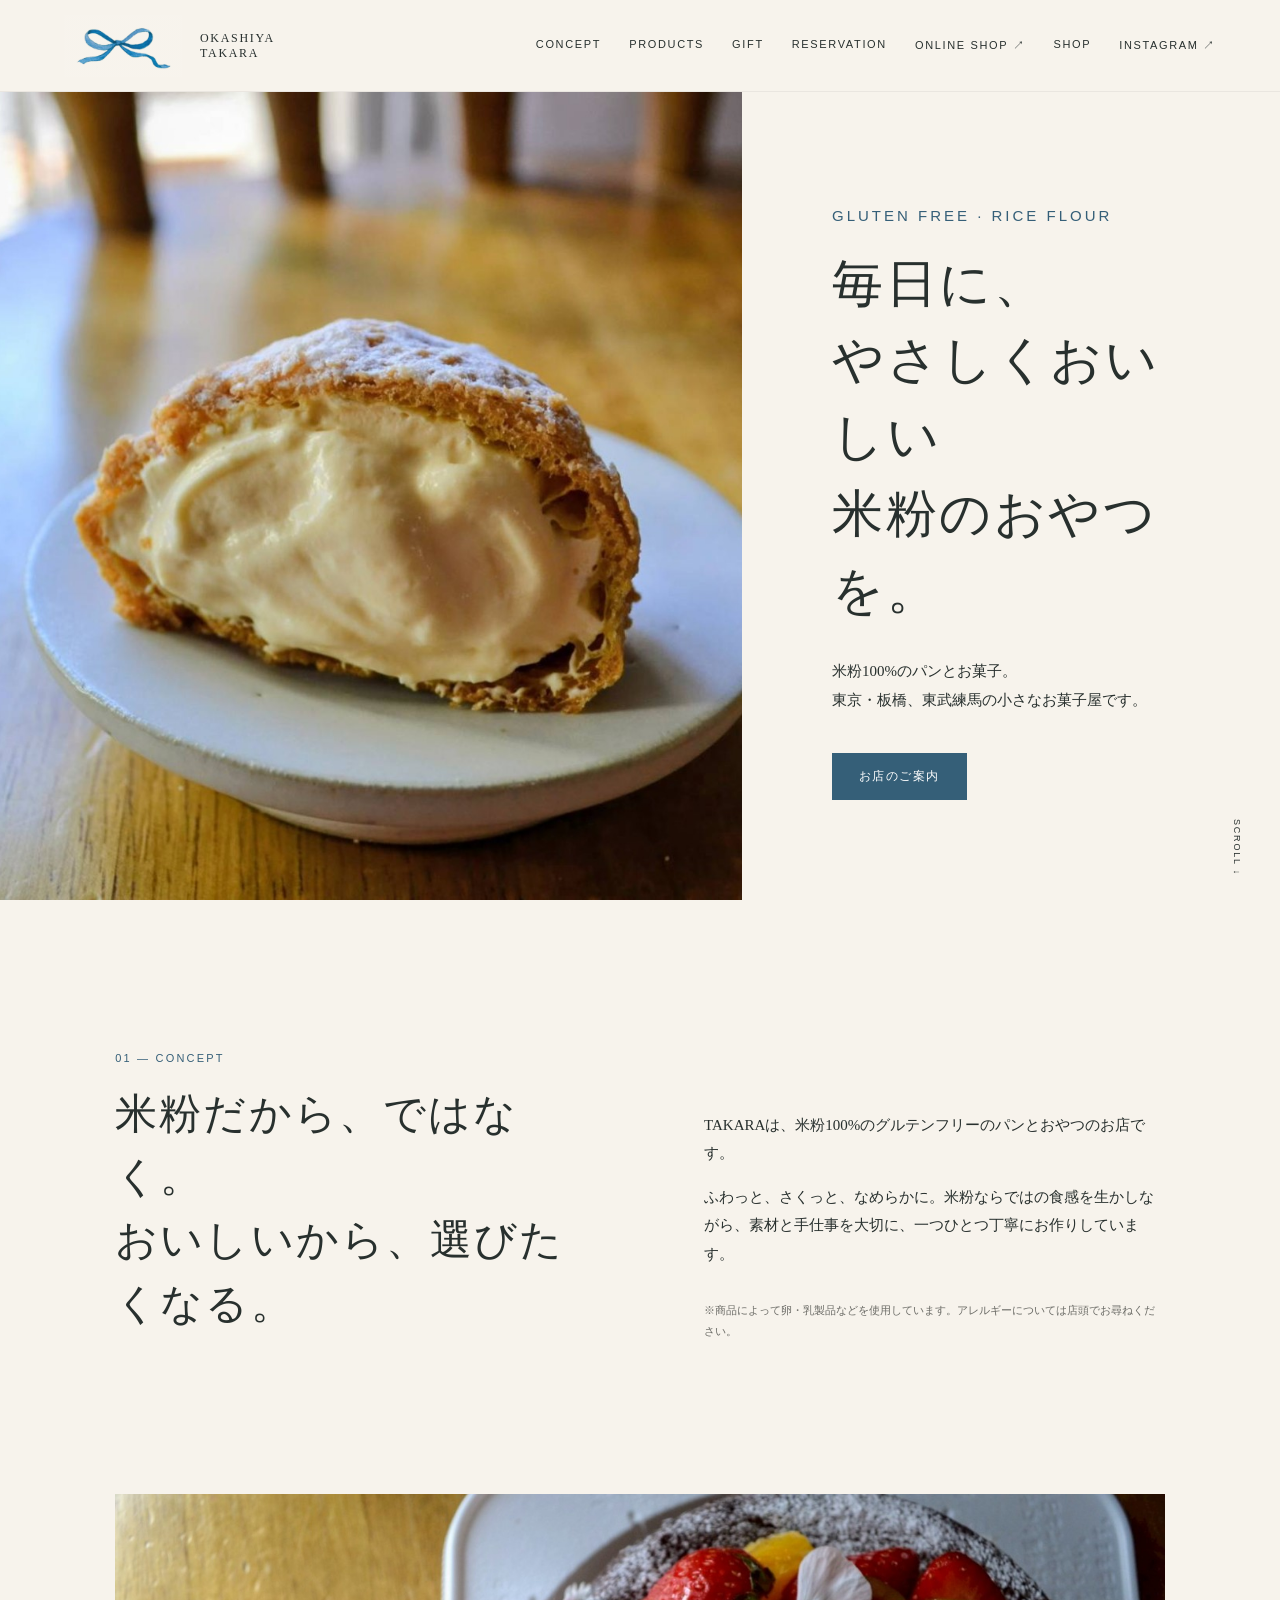
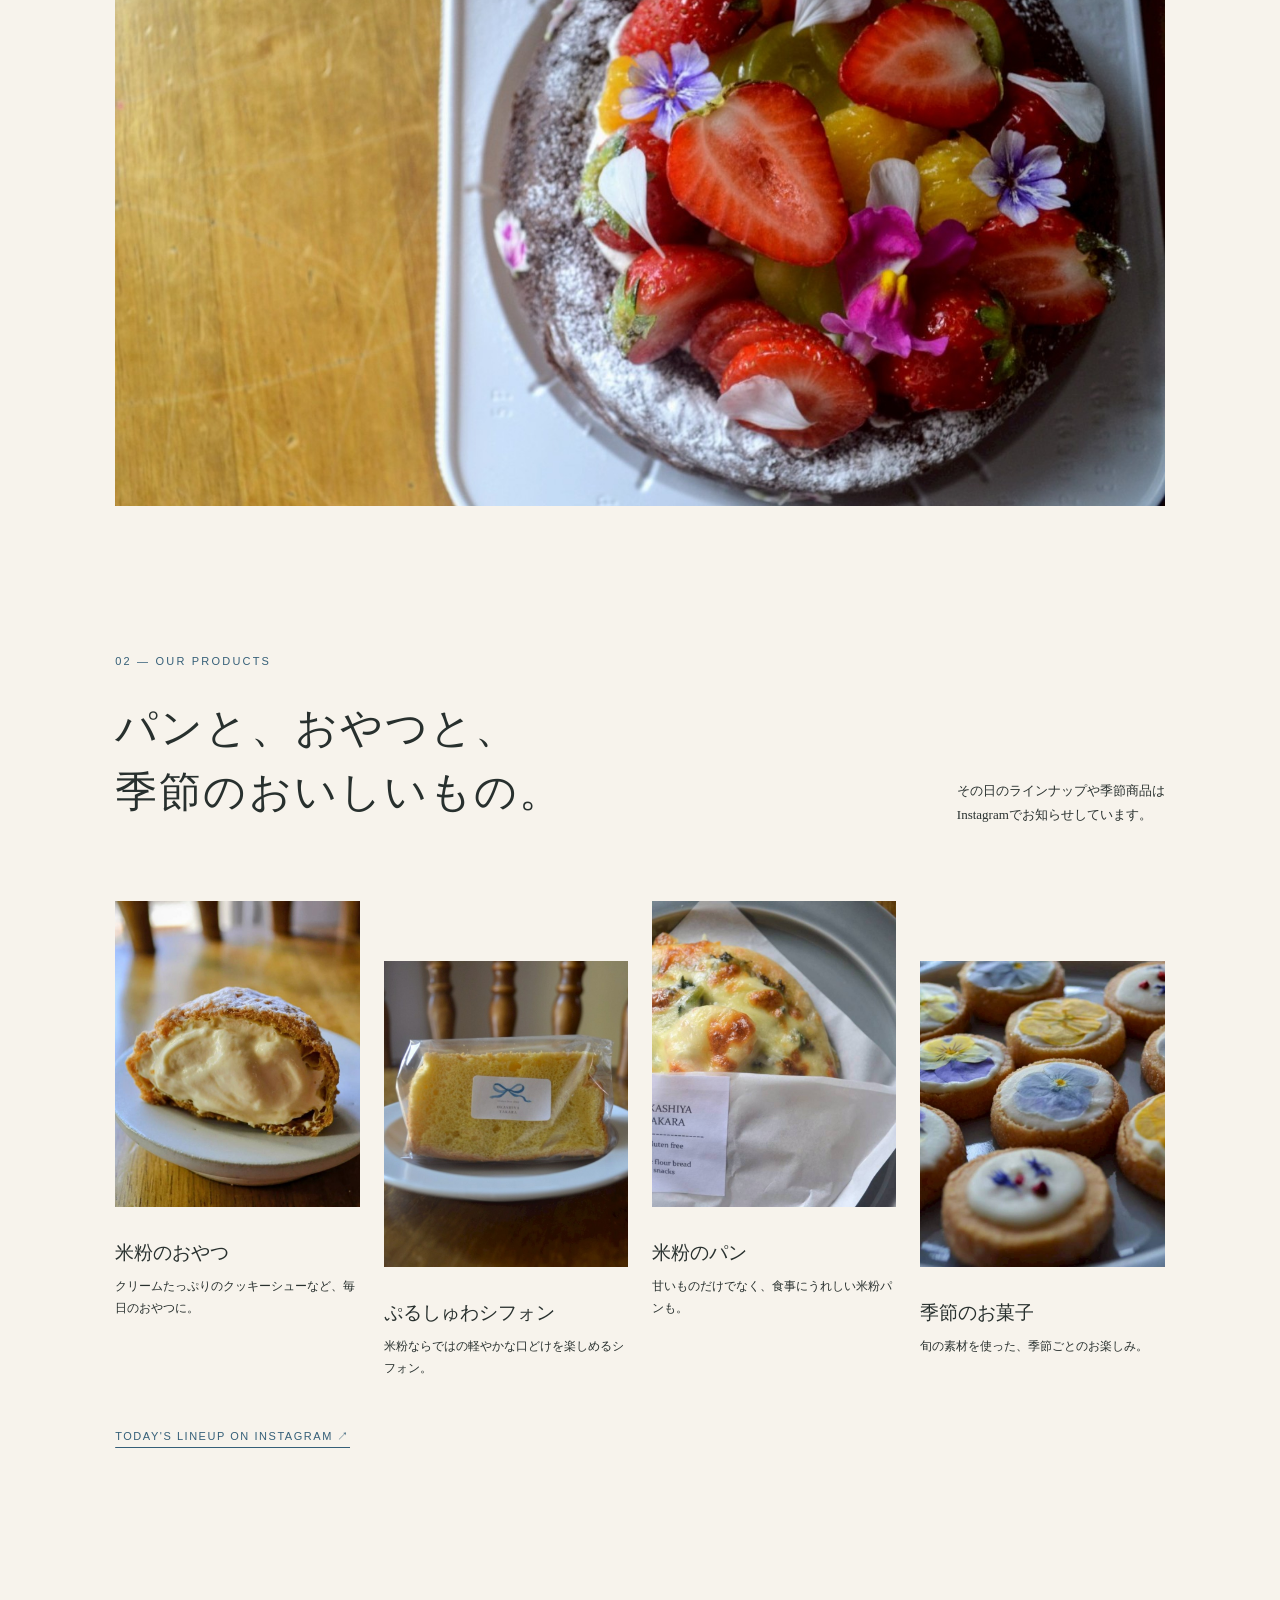
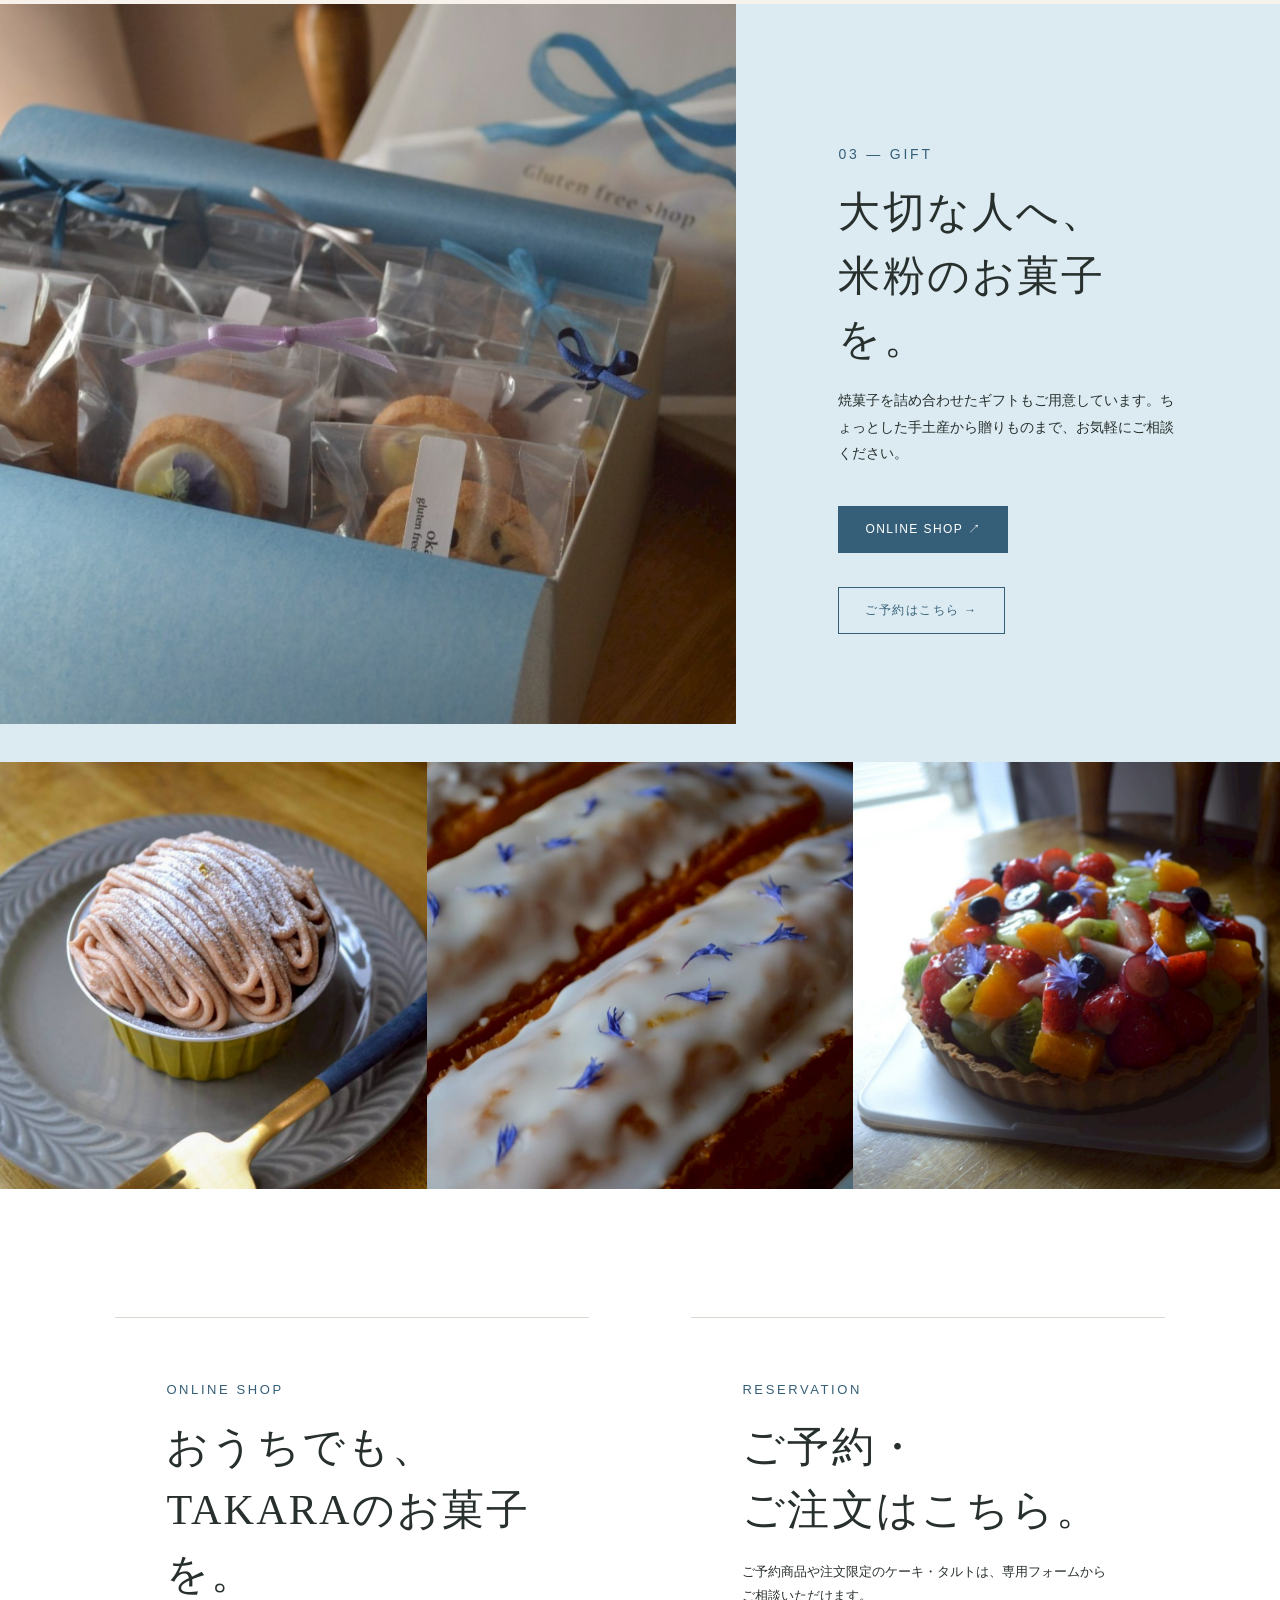
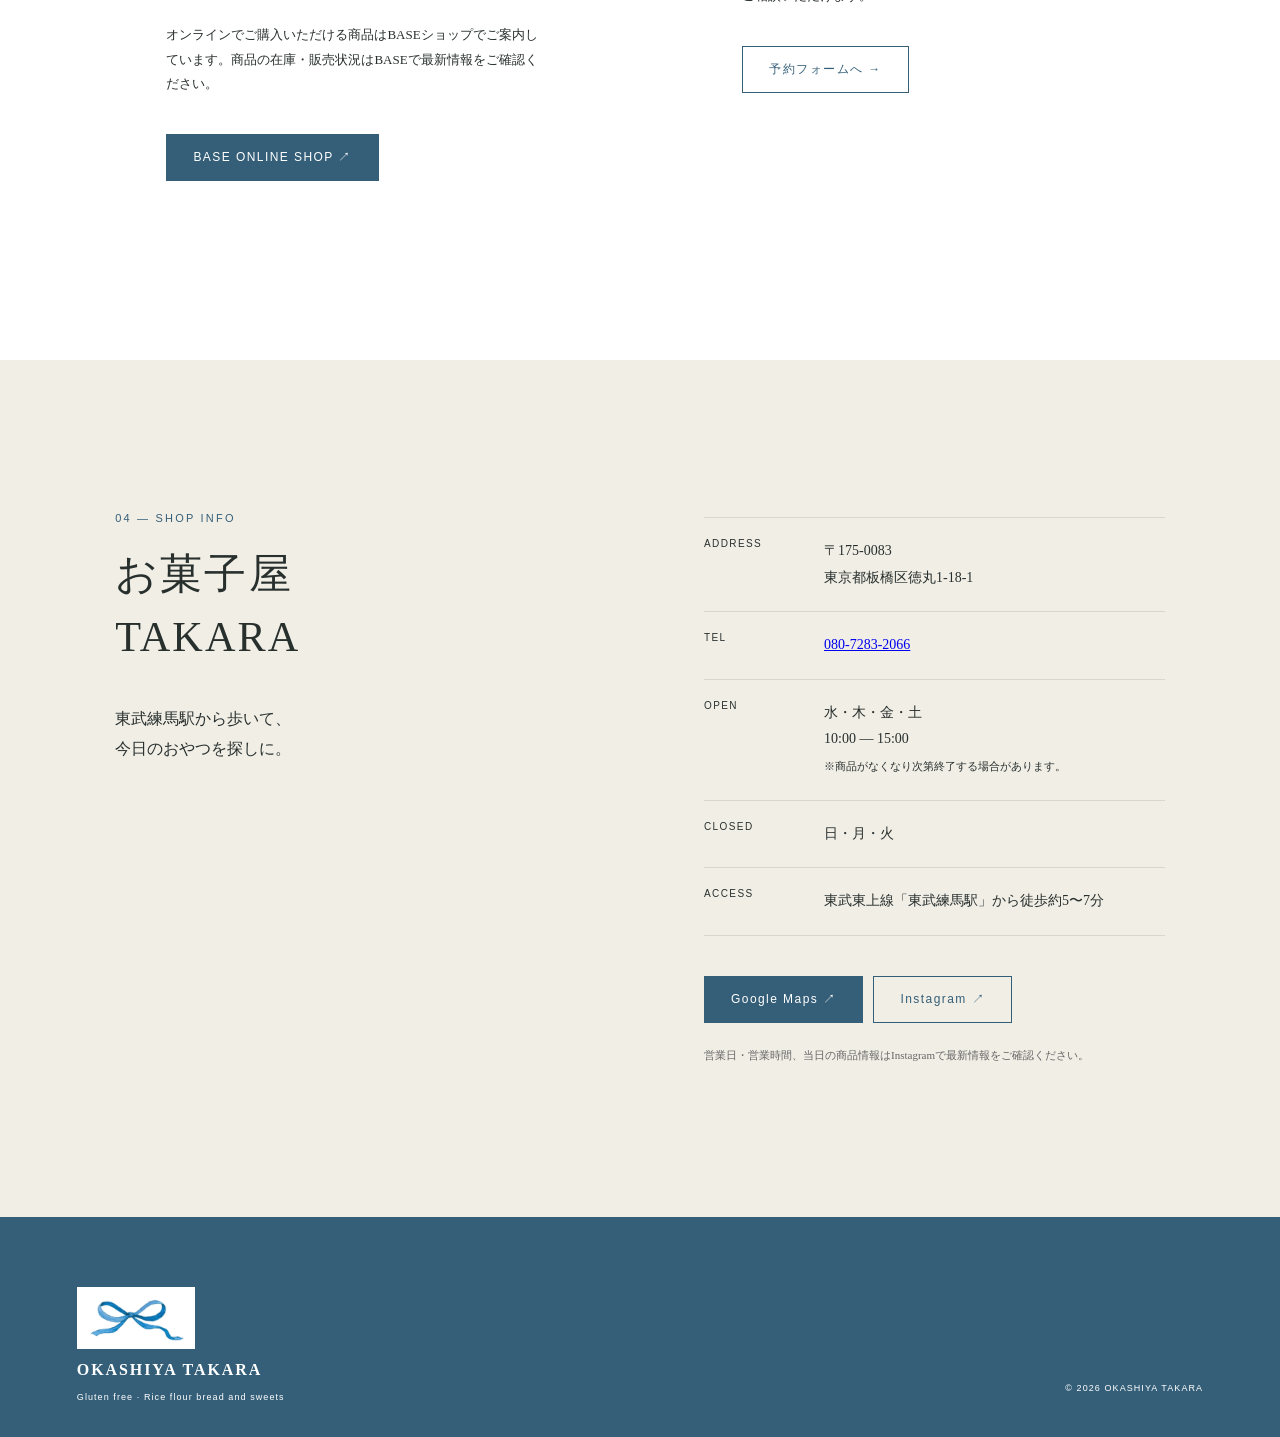
<file: index.html>
<!doctype html><html lang='ja'><head><meta charset='utf-8'><meta name='viewport' content='width=device-width,initial-scale=1'><meta name='description' content='東京都板橋区徳丸・東武練馬のお菓子屋TAKARA。米粉100%のグルテンフリーのパン、シフォン、焼き菓子、季節のお菓子、ギフトをご用意しています。'><title>お菓子屋TAKARA｜板橋区・東武練馬の米粉100%グルテンフリー専門店</title><meta name='robots' content='index,follow'><link rel='canonical' href='https://okashiya-takara.jp/'><link rel='icon' type='image/jpeg' href='https://okashiya-takara.jp/takara-ribbon.jpg'><meta name='theme-color' content='#f4f0e8'><meta property='og:type' content='website'><meta property='og:locale' content='ja_JP'><meta property='og:site_name' content='お菓子屋TAKARA'><meta property='og:title' content='お菓子屋TAKARA｜板橋区・東武練馬の米粉100%グルテンフリー専門店'><meta property='og:description' content='東京都板橋区徳丸・東武練馬のお菓子屋TAKARA。米粉100%のグルテンフリーのパン、シフォン、焼き菓子、季節のお菓子、ギフトをご用意しています。'><meta property='og:url' content='https://okashiya-takara.jp/'><meta property='og:image' content='https://okashiya-takara.jp/assets/1000015853.jpg'><meta name='twitter:card' content='summary_large_image'><link rel='stylesheet' href='style.css'><script type='application/ld+json'>{"@context":"https://schema.org","@graph":[{"@type":"WebSite","@id":"https://okashiya-takara.jp/#website","url":"https://okashiya-takara.jp/","name":"お菓子屋TAKARA","inLanguage":"ja"},{"@type":"Bakery","@id":"https://okashiya-takara.jp/#business","name":"お菓子屋TAKARA","description":"東京都板橋区徳丸の、米粉100%のグルテンフリーのパンとおやつのお店","url":"https://okashiya-takara.jp/","image":"https://okashiya-takara.jp/assets/1000015853.jpg","logo":"https://okashiya-takara.jp/takara-ribbon.jpg","telephone":"+81-80-7283-2066","address":{"@type":"PostalAddress","postalCode":"175-0083","addressRegion":"東京都","addressLocality":"板橋区","streetAddress":"徳丸1-18-1","addressCountry":"JP"},"openingHoursSpecification":[{"@type":"OpeningHoursSpecification","dayOfWeek":["Wednesday","Thursday","Friday","Saturday"],"opens":"10:00","closes":"15:00"}],"menu":"https://okashiya-takara.jp/menu.html","hasMap":"https://www.google.com/maps/place/%E3%81%8A%E8%8F%93%E5%AD%90%E5%B1%8BTAKARA/@35.7700293,139.6663004,17z","sameAs":["https://www.instagram.com/okashiya_takara/"]}]}</script><!-- Google tag (gtag.js) -->
<script async src="https://www.googletagmanager.com/gtag/js?id=G-F5Y694Q9GD"></script>
<script>
  window.dataLayer = window.dataLayer || [];
  function gtag(){dataLayer.push(arguments);}
  gtag('js', new Date());
  gtag('config', 'G-F5Y694Q9GD');
</script>
</head><body>
<header><a class='brand' href='#top'><span class='bow'>∞</span><span>OKASHIYA<br>TAKARA</span></a><button class='menu' aria-label='メニュー'>MENU</button><nav><a href='#concept'>CONCEPT</a><a href='menu.html'>PRODUCTS</a><a href='gift.html'>GIFT</a><a href='reservation.html'>RESERVATION</a><a href='https://okashiyatkr.base.shop/' target='_blank' rel='noopener noreferrer'>ONLINE SHOP ↗</a><a href='shop.html'>SHOP</a><a href='https://www.instagram.com/okashiya_takara/' target='_blank' rel='noopener noreferrer'>INSTAGRAM ↗</a></nav></header>
<main id='top'>
<section class='hero'><img src='assets/1000015853.jpg' alt='米粉のクッキーシュー'><div class='hero-copy'><p class='eyebrow'>GLUTEN FREE · RICE FLOUR</p><h1>毎日に、<br>やさしくおいしい<br>米粉のおやつを。</h1><p>米粉100%のパンとお菓子。<br>東京・板橋、東武練馬の小さなお菓子屋です。</p><a class='button' href='#shop'>お店のご案内</a></div><div class='scroll'>SCROLL ↓</div></section>
<section id='concept' class='concept'><div><p class='section-no'>01 — CONCEPT</p><h2>米粉だから、ではなく。<br>おいしいから、選びたくなる。</h2></div><div class='copy'><p>TAKARAは、米粉100%のグルテンフリーのパンとおやつのお店です。</p><p>ふわっと、さくっと、なめらかに。米粉ならではの食感を生かしながら、素材と手仕事を大切に、一つひとつ丁寧にお作りしています。</p><p class='note'>※商品によって卵・乳製品などを使用しています。アレルギーについては店頭でお尋ねください。</p></div></section>
<section class='feature'><img src='assets/1000015848.jpg' alt='季節の米粉のお菓子'></section>
<section id='products' class='products'><p class='section-no'>02 — OUR PRODUCTS</p><div class='heading-row'><h2>パンと、おやつと、<br>季節のおいしいもの。</h2><p>その日のラインナップや季節商品は<br>Instagramでお知らせしています。</p></div><div class='grid'>
<article><img src='assets/1000015853.jpg' alt='クッキーシュー'><h3>米粉のおやつ</h3><p>クリームたっぷりのクッキーシューなど、毎日のおやつに。</p></article>
<article><img src='assets/1000015849.jpg' alt='米粉シフォン'><h3>ぷるしゅわシフォン</h3><p>米粉ならではの軽やかな口どけを楽しめるシフォン。</p></article>
<article><img src='assets/1000015846.jpg' alt='米粉の惣菜パン'><h3>米粉のパン</h3><p>甘いものだけでなく、食事にうれしい米粉パンも。</p></article>
<article><img src='assets/1000015845.jpg' alt='モンブラン'><h3>季節のお菓子</h3><p>旬の素材を使った、季節ごとのお楽しみ。</p></article>
</div><a class='text-link' href='https://www.instagram.com/okashiya_takara/' target='_blank' rel='noopener noreferrer'>TODAY'S LINEUP ON INSTAGRAM ↗</a></section>
<section id='gift' class='gift'><div class='gift-img'><img src='assets/1000015852.jpg' alt='TAKARAの焼菓子ギフト'></div><div class='gift-copy'><p class='section-no'>03 — GIFT</p><h2>大切な人へ、<br>米粉のお菓子を。</h2><p>焼菓子を詰め合わせたギフトもご用意しています。ちょっとした手土産から贈りものまで、お気軽にご相談ください。</p><div class='actions'><a class='button' href='https://okashiyatkr.base.shop/' target='_blank' rel='noopener noreferrer'>ONLINE SHOP ↗</a><a class='button outline' href='reservation.html'>ご予約はこちら →</a></div></div></section>
<section class='gallery'><img src='assets/1000015847.jpg' alt='花をあしらった焼菓子'><img src='assets/1000015850.jpg' alt='フルーツケーキ'><img src='assets/1000015851.jpg' alt='フルーツタルト'></section>
<section class='online-reserve'><div><p class='section-no'>ONLINE SHOP</p><h2>おうちでも、<br>TAKARAのお菓子を。</h2><p>オンラインでご購入いただける商品はBASEショップでご案内しています。商品の在庫・販売状況はBASEで最新情報をご確認ください。</p><a class='button' href='https://okashiyatkr.base.shop/' target='_blank' rel='noopener noreferrer'>BASE ONLINE SHOP ↗</a></div><div><p class='section-no'>RESERVATION</p><h2>ご予約・<br>ご注文はこちら。</h2><p>ご予約商品や注文限定のケーキ・タルトは、専用フォームからご相談いただけます。</p><a class='button outline' href='reservation.html'>予約フォームへ →</a></div></section><section id='shop' class='shop'><div><p class='section-no'>04 — SHOP INFO</p><h2>お菓子屋<br>TAKARA</h2><p class='lead'>東武練馬駅から歩いて、<br>今日のおやつを探しに。</p></div><div class='info'><dl><dt>ADDRESS</dt><dd>〒175-0083<br>東京都板橋区徳丸1-18-1</dd><dt>TEL</dt><dd><a href="tel:08072832066">080-7283-2066</a></dd><dt>OPEN</dt><dd>水・木・金・土<br>10:00 — 15:00<br><small>※商品がなくなり次第終了する場合があります。</small></dd><dt>CLOSED</dt><dd>日・月・火</dd><dt>ACCESS</dt><dd>東武東上線「東武練馬駅」から徒歩約5〜7分</dd></dl><div class='actions'><a class='button' href='https://www.google.com/maps/place/%E3%81%8A%E8%8F%93%E5%AD%90%E5%B1%8BTAKARA/@35.7700293,139.6663004,17z' target='_blank' rel='noopener noreferrer'>Google Maps ↗</a><a class='button outline' href='https://www.instagram.com/okashiya_takara/' target='_blank' rel='noopener noreferrer'>Instagram ↗</a></div><p class='update'>営業日・営業時間、当日の商品情報はInstagramで最新情報をご確認ください。</p></div></section>
</main><footer><div class='footer-brand'><span class='bow'>∞</span><strong>OKASHIYA TAKARA</strong><span>Gluten free · Rice flour bread and sweets</span></div><p>© 2026 OKASHIYA TAKARA</p></footer><script src='script.js'></script><!-- TAKARA outbound action tracking -->
<script>
  document.addEventListener('click', function (event) {
    var link = event.target.closest('a[href]');
    if (!link || typeof gtag !== 'function') return;
    var href = link.getAttribute('href') || '';
    var action = null;
    if (/^tel:/i.test(href)) action = 'takara_phone_click';
    else if (/^https:\/\/okashiyatkr\.base\.shop(?:\/|$)/i.test(href)) action = 'takara_base_click';
    else if (/^https:\/\/docs\.google\.com\/forms\//i.test(href)) action = 'takara_reservation_form_click';
    if (action) gtag('event', action, { link_url: link.href, page_location: location.href });
  });
</script>
</body></html>
</file>
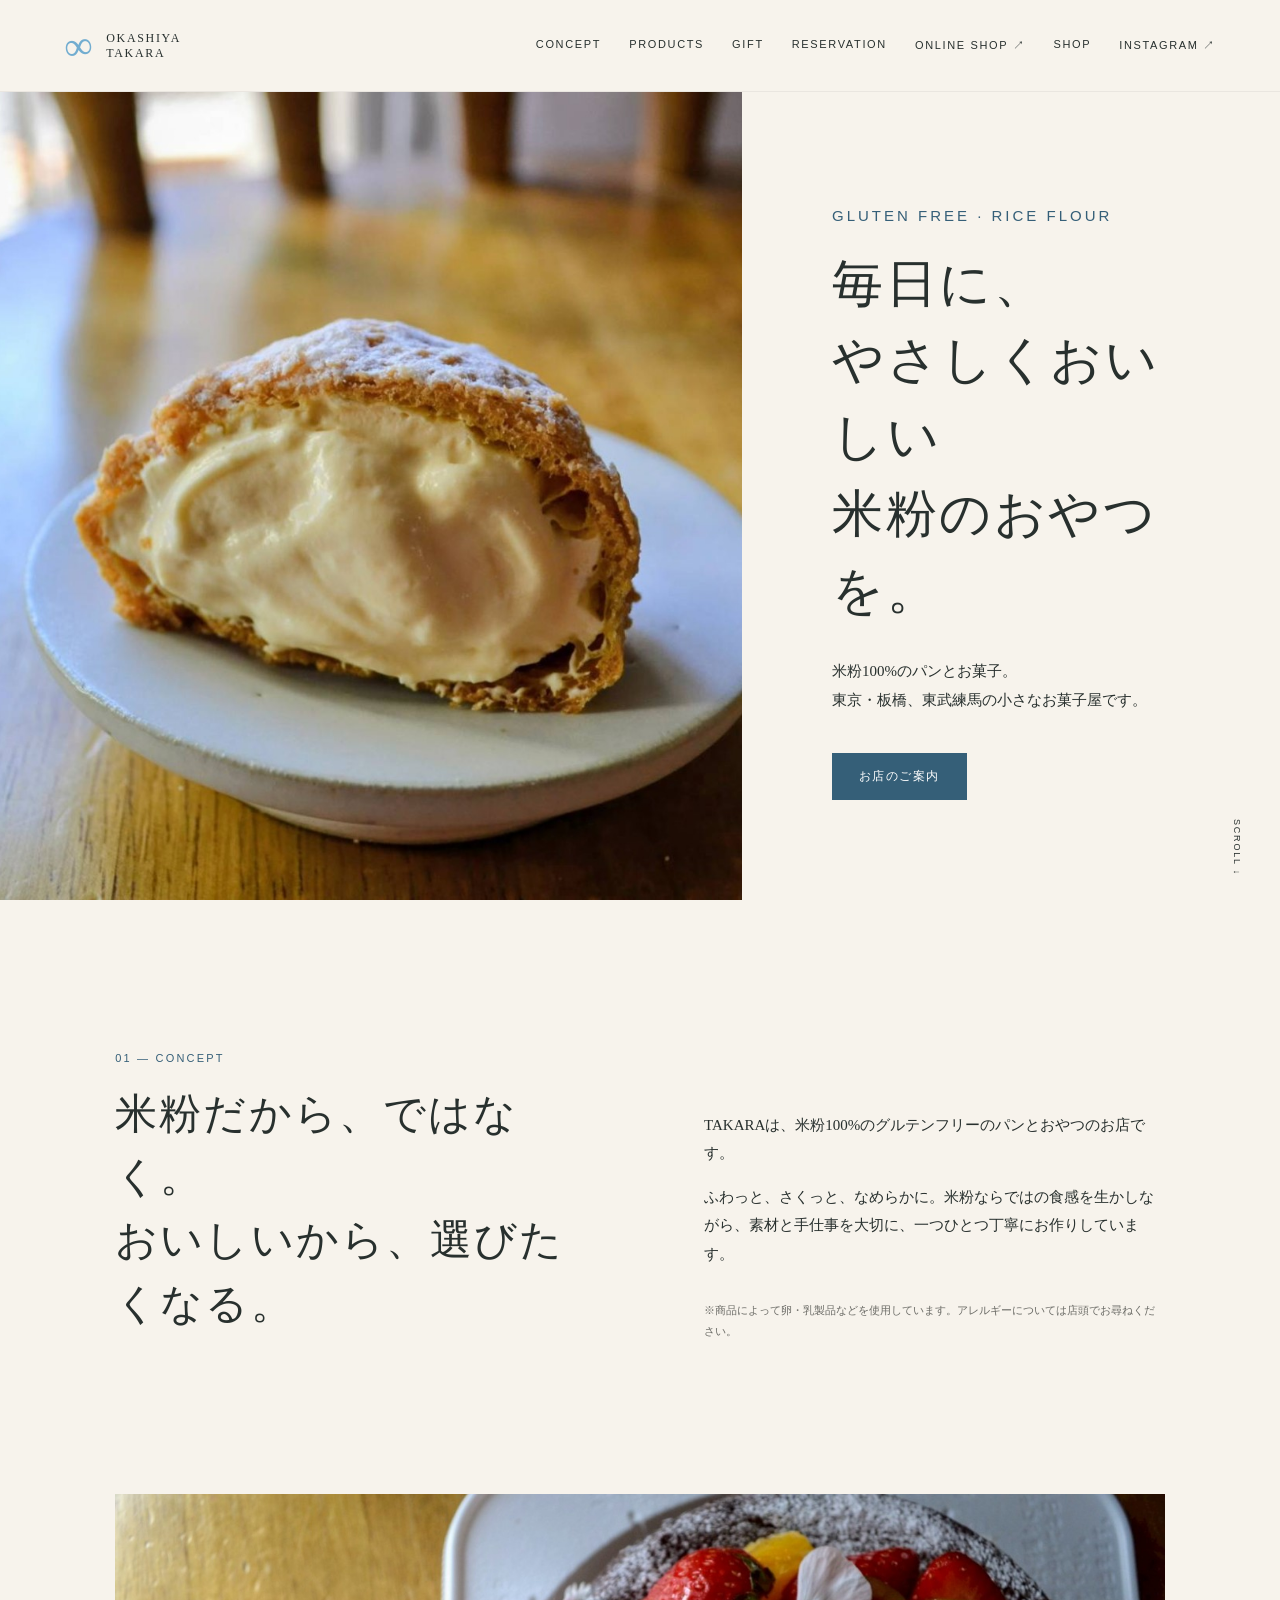
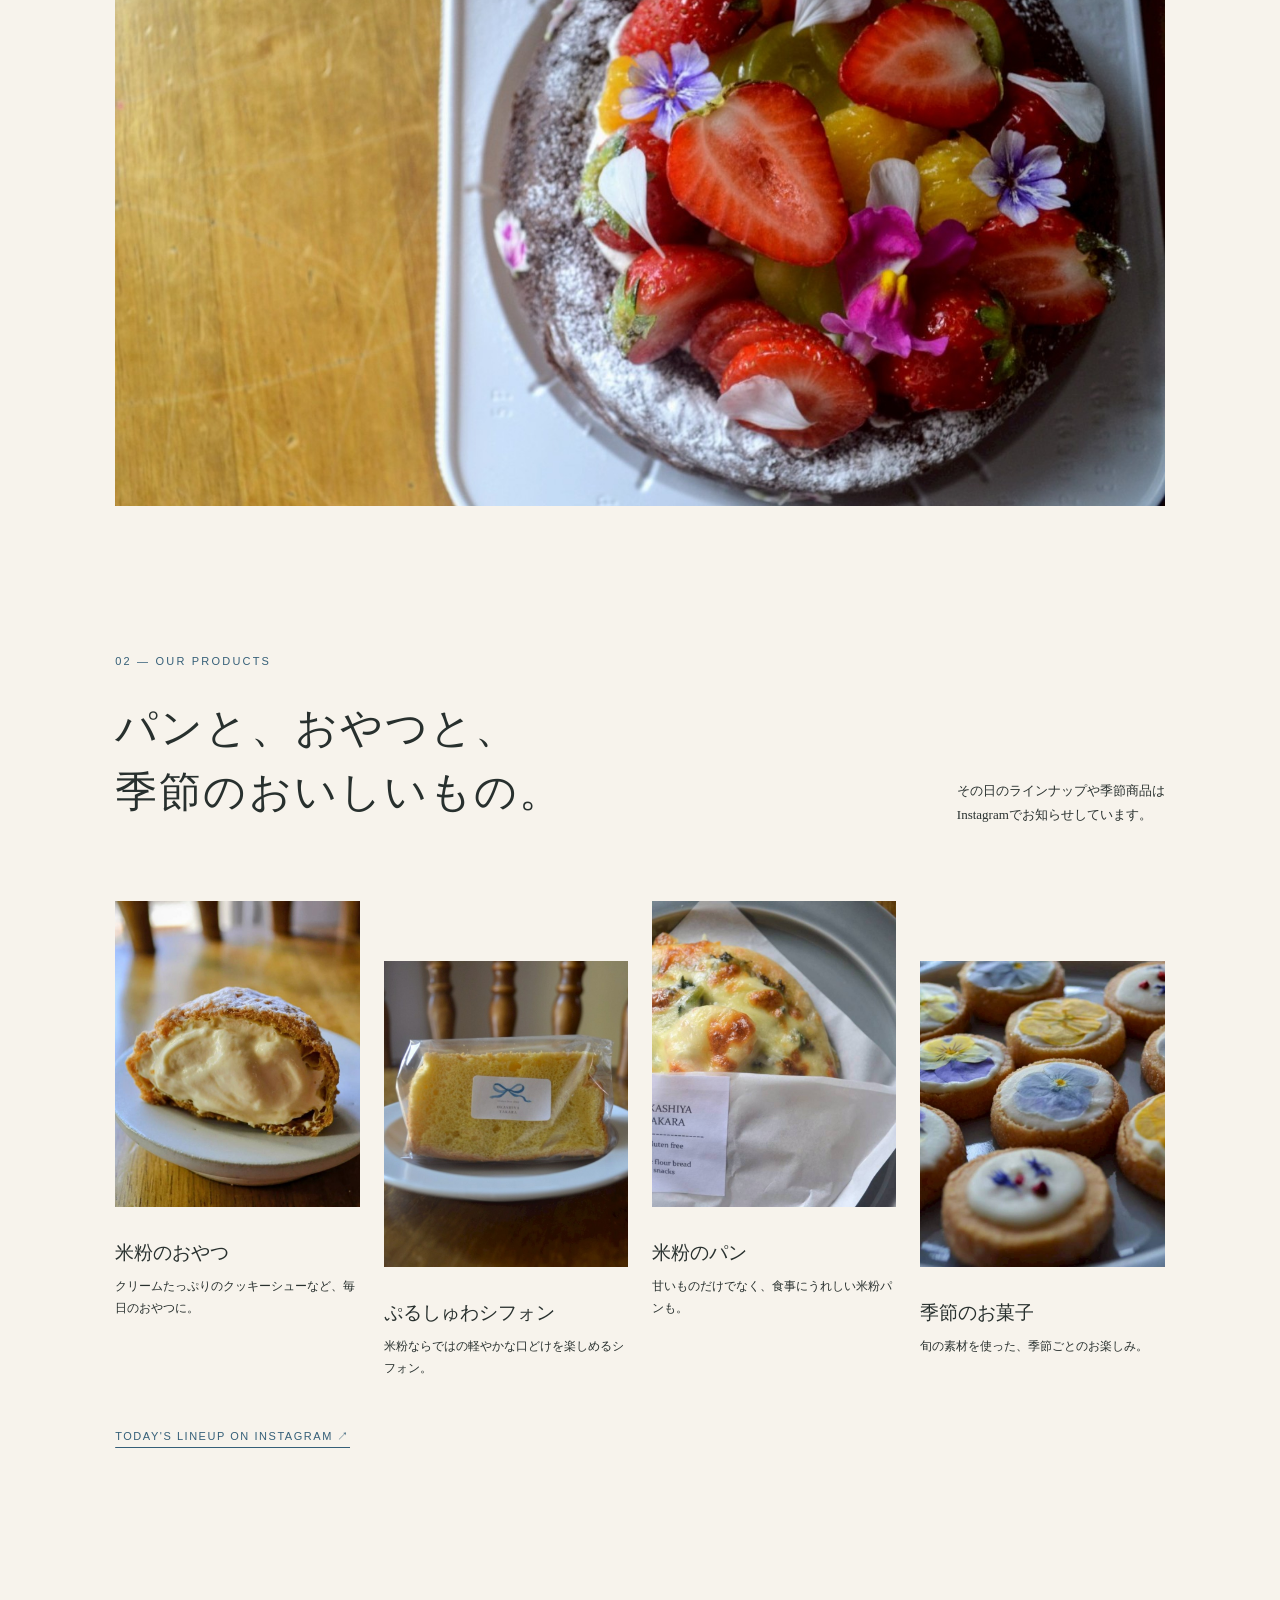
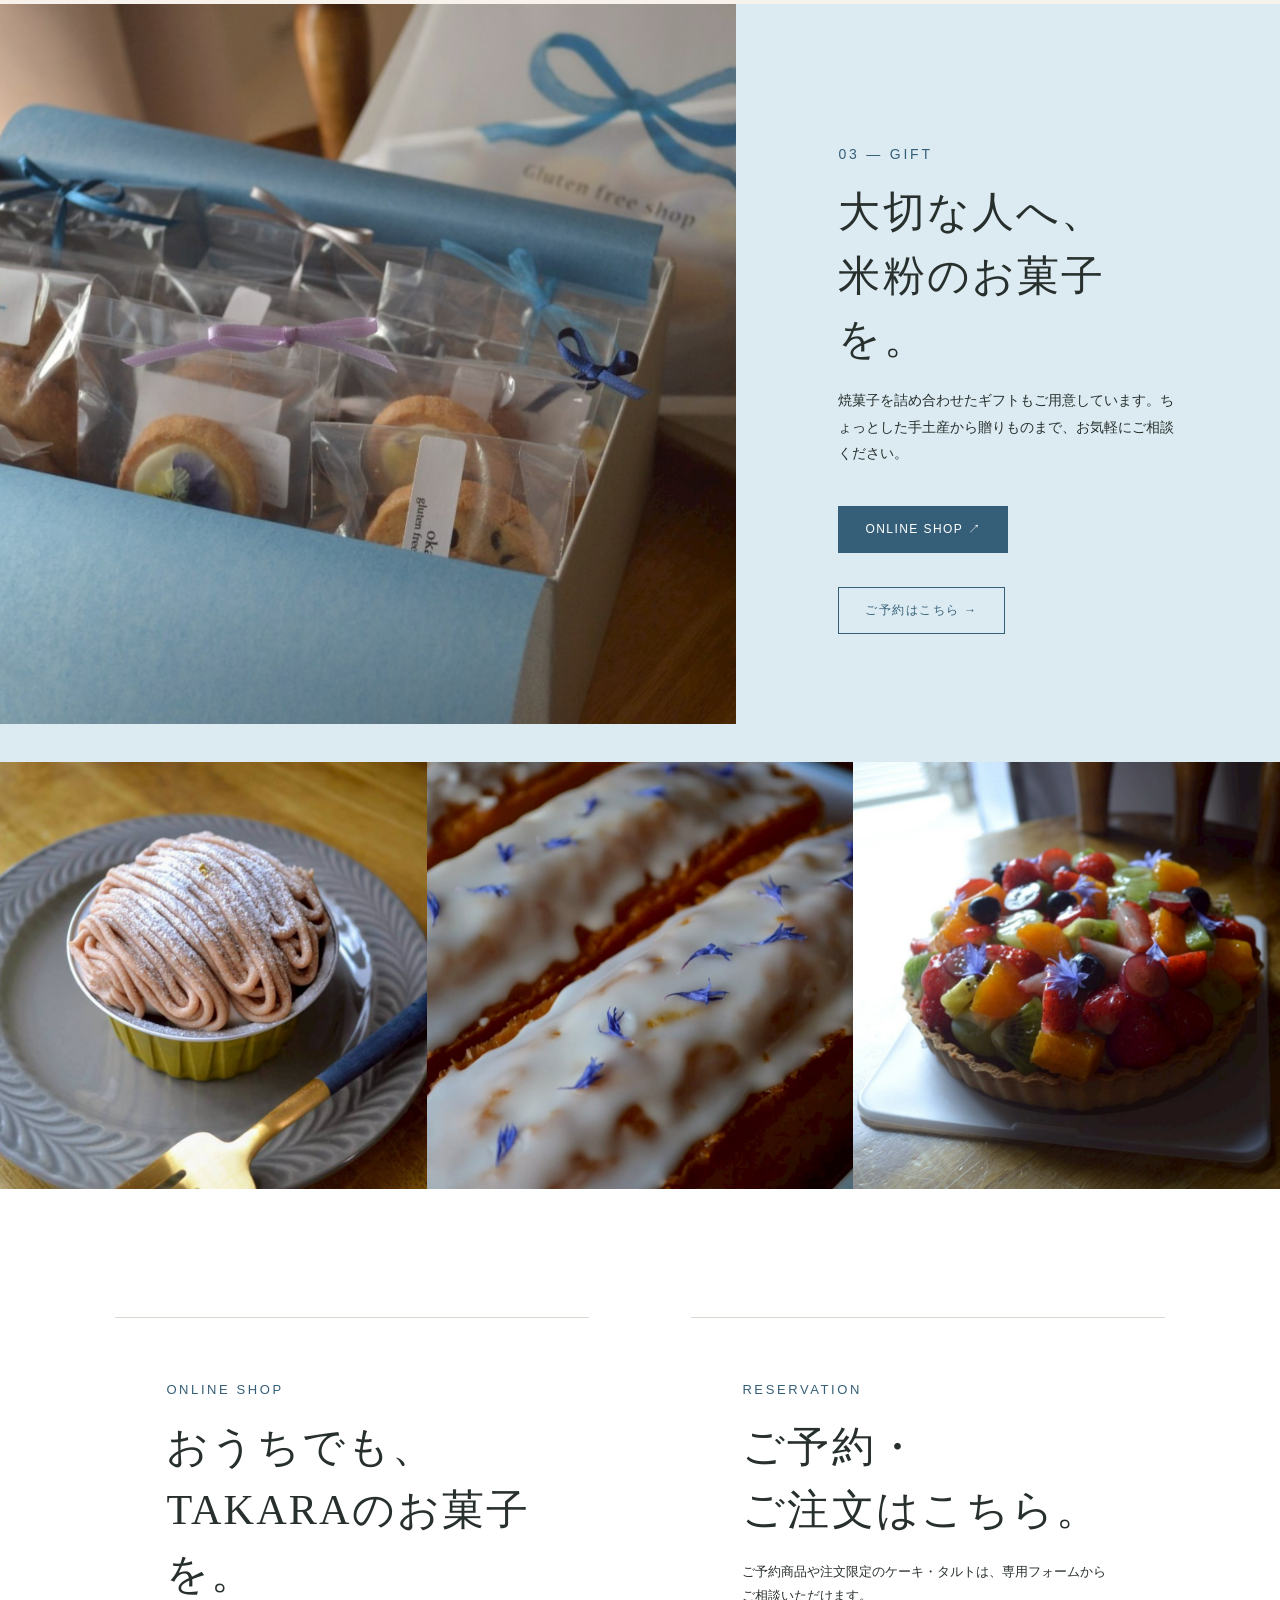
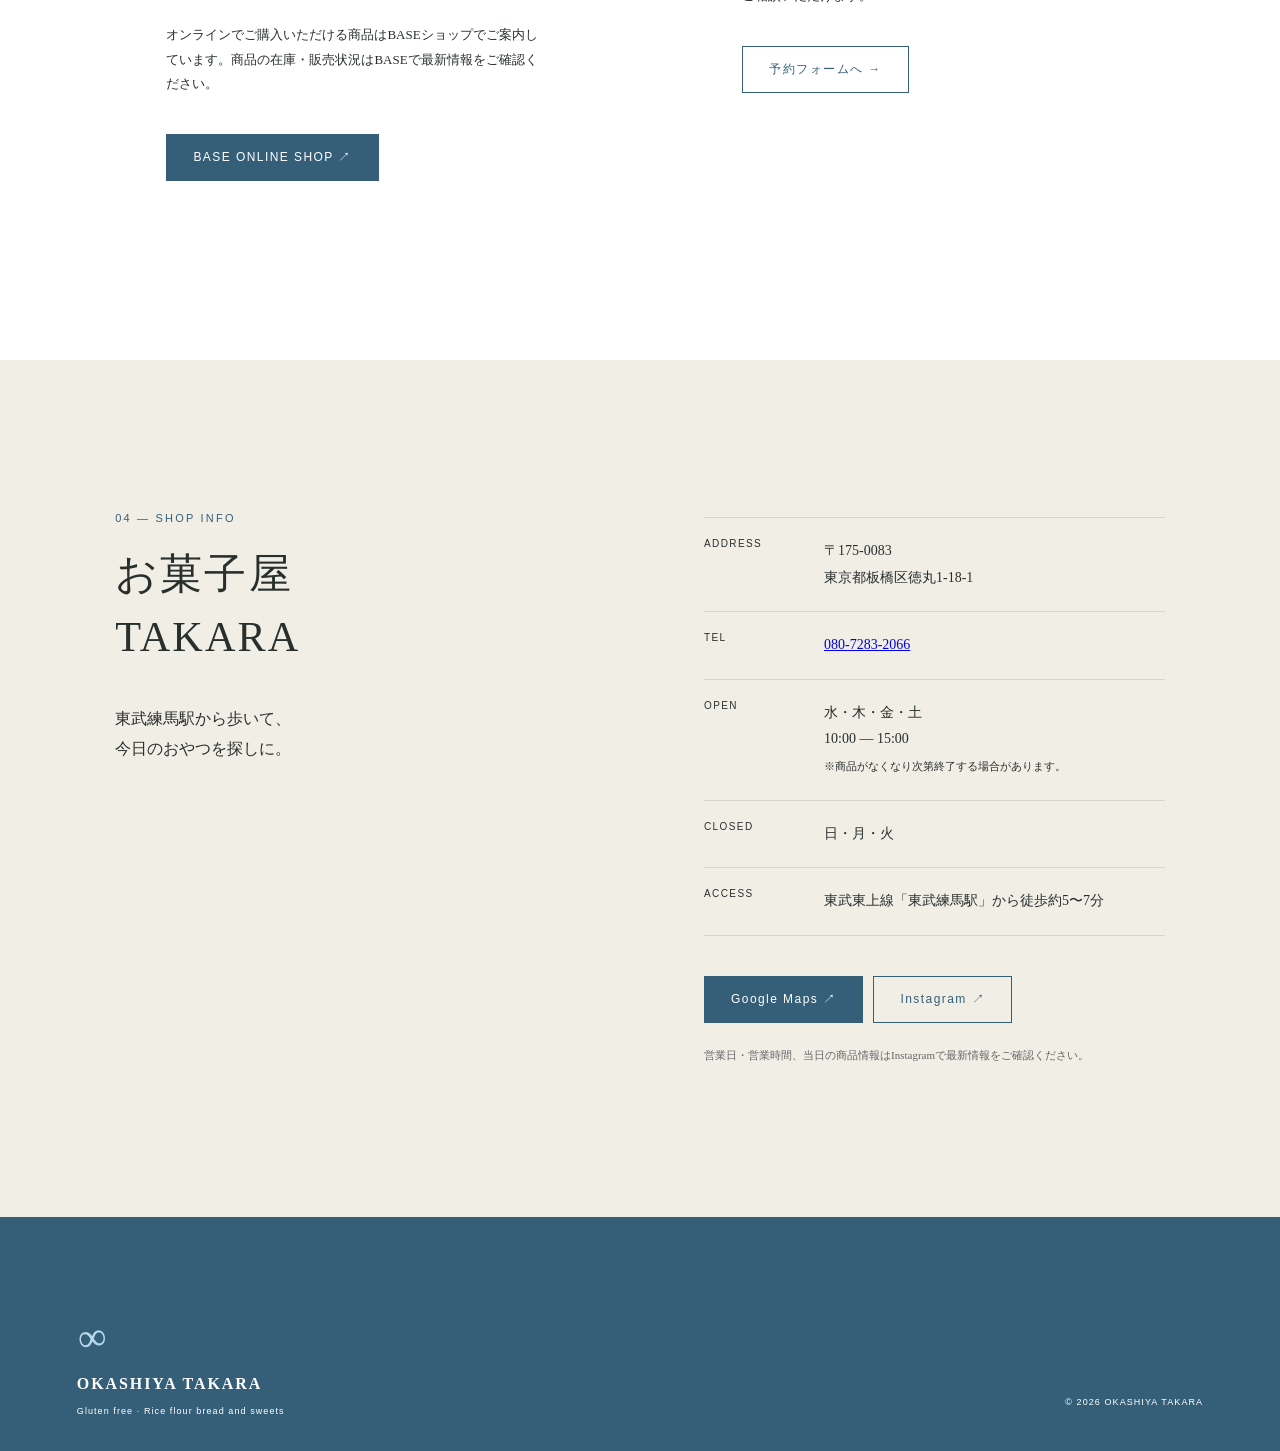
<file: takara_site/index.html>
<!doctype html><html lang='ja'><head><meta charset='utf-8'><meta name='viewport' content='width=device-width,initial-scale=1'><meta name='description' content='東京都板橋区徳丸・東武練馬のお菓子屋TAKARA。米粉100%のグルテンフリーのパン、シフォン、焼き菓子、季節のお菓子、ギフトをご用意しています。'><title>お菓子屋TAKARA｜板橋区・東武練馬の米粉100%グルテンフリー専門店</title><meta name='robots' content='index,follow'><meta name='theme-color' content='#f4f0e8'><meta property='og:type' content='website'><meta property='og:locale' content='ja_JP'><meta property='og:site_name' content='お菓子屋 TAKARA'><meta property='og:title' content='お菓子屋TAKARA｜板橋区・東武練馬の米粉100%グルテンフリー専門店'><meta property='og:description' content='東京都板橋区徳丸・東武練馬のお菓子屋TAKARA。米粉100%のグルテンフリーのパン、シフォン、焼き菓子、季節のお菓子、ギフトをご用意しています。'><link rel='stylesheet' href='style.css'><script type='application/ld+json'>{"@context":"https://schema.org","@type":"Bakery","name":"お菓子屋 TAKARA","description":"米粉100%のグルテンフリーのパンとおやつのお店","telephone":"080-7283-2066","address":{"@type":"PostalAddress","postalCode":"175-0083","addressRegion":"東京都","addressLocality":"板橋区","streetAddress":"徳丸1-18-1","addressCountry":"JP"},"openingHoursSpecification":[{"@type":"OpeningHoursSpecification","dayOfWeek":["Wednesday","Thursday","Friday","Saturday"],"opens":"10:00","closes":"15:00"}],"sameAs":["https://www.instagram.com/okashiya_takara/"]}</script></head><body>
<header><a class='brand' href='#top'><span class='bow'>∞</span><span>OKASHIYA<br>TAKARA</span></a><button class='menu' aria-label='メニュー'>MENU</button><nav><a href='#concept'>CONCEPT</a><a href='menu.html'>PRODUCTS</a><a href='gift.html'>GIFT</a><a href='reservation.html'>RESERVATION</a><a href='https://okashiyatkr.base.shop/' target='_blank' rel='noopener noreferrer'>ONLINE SHOP ↗</a><a href='shop.html'>SHOP</a><a href='https://www.instagram.com/okashiya_takara/' target='_blank' rel='noopener noreferrer'>INSTAGRAM ↗</a></nav></header>
<main id='top'>
<section class='hero'><img src='assets/1000015853.jpg' alt='米粉のクッキーシュー'><div class='hero-copy'><p class='eyebrow'>GLUTEN FREE · RICE FLOUR</p><h1>毎日に、<br>やさしくおいしい<br>米粉のおやつを。</h1><p>米粉100%のパンとお菓子。<br>東京・板橋、東武練馬の小さなお菓子屋です。</p><a class='button' href='#shop'>お店のご案内</a></div><div class='scroll'>SCROLL ↓</div></section>
<section id='concept' class='concept'><div><p class='section-no'>01 — CONCEPT</p><h2>米粉だから、ではなく。<br>おいしいから、選びたくなる。</h2></div><div class='copy'><p>TAKARAは、米粉100%のグルテンフリーのパンとおやつのお店です。</p><p>ふわっと、さくっと、なめらかに。米粉ならではの食感を生かしながら、素材と手仕事を大切に、一つひとつ丁寧にお作りしています。</p><p class='note'>※商品によって卵・乳製品などを使用しています。アレルギーについては店頭でお尋ねください。</p></div></section>
<section class='feature'><img src='assets/1000015848.jpg' alt='季節の米粉のお菓子'></section>
<section id='products' class='products'><p class='section-no'>02 — OUR PRODUCTS</p><div class='heading-row'><h2>パンと、おやつと、<br>季節のおいしいもの。</h2><p>その日のラインナップや季節商品は<br>Instagramでお知らせしています。</p></div><div class='grid'>
<article><img src='assets/1000015853.jpg' alt='クッキーシュー'><h3>米粉のおやつ</h3><p>クリームたっぷりのクッキーシューなど、毎日のおやつに。</p></article>
<article><img src='assets/1000015849.jpg' alt='米粉シフォン'><h3>ぷるしゅわシフォン</h3><p>米粉ならではの軽やかな口どけを楽しめるシフォン。</p></article>
<article><img src='assets/1000015846.jpg' alt='米粉の惣菜パン'><h3>米粉のパン</h3><p>甘いものだけでなく、食事にうれしい米粉パンも。</p></article>
<article><img src='assets/1000015845.jpg' alt='モンブラン'><h3>季節のお菓子</h3><p>旬の素材を使った、季節ごとのお楽しみ。</p></article>
</div><a class='text-link' href='https://www.instagram.com/okashiya_takara/' target='_blank' rel='noopener noreferrer'>TODAY'S LINEUP ON INSTAGRAM ↗</a></section>
<section id='gift' class='gift'><div class='gift-img'><img src='assets/1000015852.jpg' alt='TAKARAの焼菓子ギフト'></div><div class='gift-copy'><p class='section-no'>03 — GIFT</p><h2>大切な人へ、<br>米粉のお菓子を。</h2><p>焼菓子を詰め合わせたギフトもご用意しています。ちょっとした手土産から贈りものまで、お気軽にご相談ください。</p><div class='actions'><a class='button' href='https://okashiyatkr.base.shop/' target='_blank' rel='noopener noreferrer'>ONLINE SHOP ↗</a><a class='button outline' href='reservation.html'>ご予約はこちら →</a></div></div></section>
<section class='gallery'><img src='assets/1000015847.jpg' alt='花をあしらった焼菓子'><img src='assets/1000015850.jpg' alt='フルーツケーキ'><img src='assets/1000015851.jpg' alt='フルーツタルト'></section>
<section class='online-reserve'><div><p class='section-no'>ONLINE SHOP</p><h2>おうちでも、<br>TAKARAのお菓子を。</h2><p>オンラインでご購入いただける商品はBASEショップでご案内しています。商品の在庫・販売状況はBASEで最新情報をご確認ください。</p><a class='button' href='https://okashiyatkr.base.shop/' target='_blank' rel='noopener noreferrer'>BASE ONLINE SHOP ↗</a></div><div><p class='section-no'>RESERVATION</p><h2>ご予約・<br>ご注文はこちら。</h2><p>ご予約商品や注文限定のケーキ・タルトは、専用フォームからご相談いただけます。</p><a class='button outline' href='reservation.html'>予約フォームへ →</a></div></section><section id='shop' class='shop'><div><p class='section-no'>04 — SHOP INFO</p><h2>お菓子屋<br>TAKARA</h2><p class='lead'>東武練馬駅から歩いて、<br>今日のおやつを探しに。</p></div><div class='info'><dl><dt>ADDRESS</dt><dd>〒175-0083<br>東京都板橋区徳丸1-18-1</dd><dt>TEL</dt><dd><a href="tel:08072832066">080-7283-2066</a></dd><dt>OPEN</dt><dd>水・木・金・土<br>10:00 — 15:00<br><small>※商品がなくなり次第終了する場合があります。</small></dd><dt>CLOSED</dt><dd>日・月・火</dd><dt>ACCESS</dt><dd>東武東上線「東武練馬駅」から徒歩約5〜7分</dd></dl><div class='actions'><a class='button' href='https://www.google.com/maps/place/%E3%81%8A%E8%8F%93%E5%AD%90%E5%B1%8BTAKARA/@35.7700293,139.6663004,17z' target='_blank' rel='noopener noreferrer'>Google Maps ↗</a><a class='button outline' href='https://www.instagram.com/okashiya_takara/' target='_blank' rel='noopener noreferrer'>Instagram ↗</a></div><p class='update'>営業日・営業時間、当日の商品情報はInstagramで最新情報をご確認ください。</p></div></section>
</main><footer><div class='footer-brand'><span class='bow'>∞</span><strong>OKASHIYA TAKARA</strong><span>Gluten free · Rice flour bread and sweets</span></div><p>© 2026 OKASHIYA TAKARA</p></footer><script src='script.js'></script></body></html>
</file>
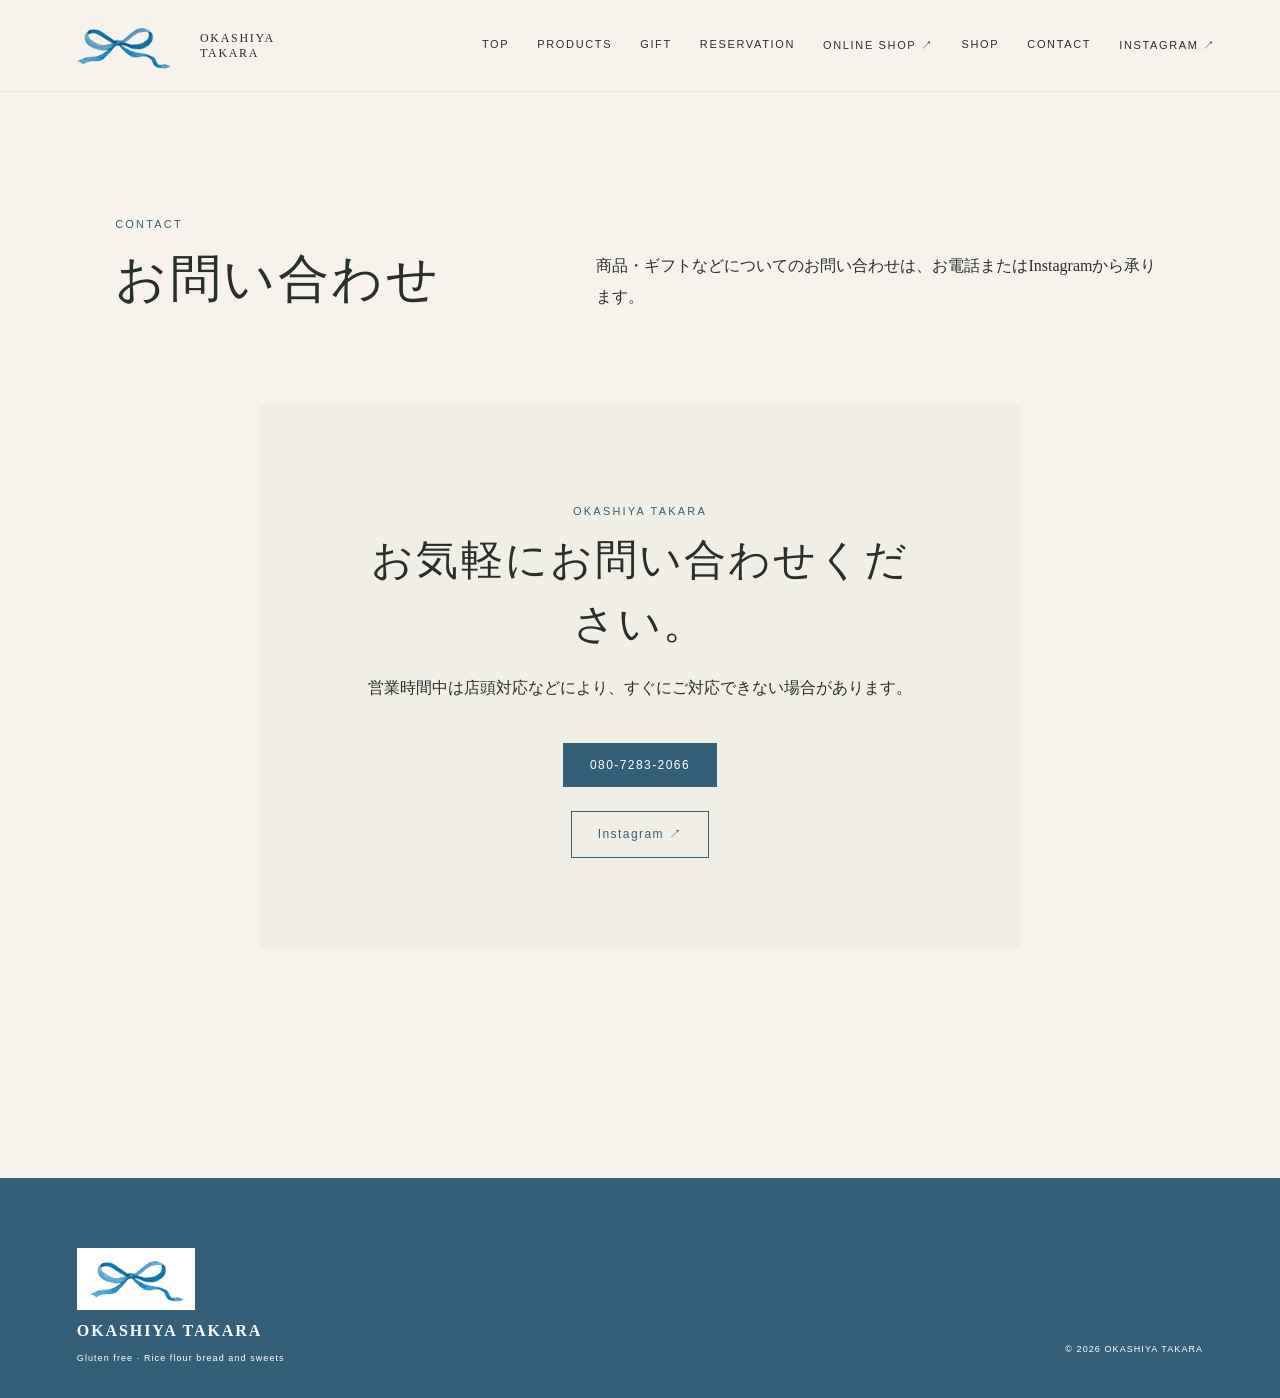
<file: contact.html>
<!doctype html><html lang='ja'><head><meta charset='utf-8'><meta name='viewport' content='width=device-width,initial-scale=1'><meta name='description' content='お菓子屋TAKARAへのお問い合わせ。商品、ギフト、注文限定のケーキ・タルトなどのご相談は、お電話またはInstagramから承ります。'><title>お問い合わせ｜お菓子屋TAKARA｜米粉のお菓子・ギフト</title><meta name='robots' content='index,follow'><link rel='canonical' href='https://okashiya-takara.jp/contact.html'><meta name='theme-color' content='#f4f0e8'><meta property='og:type' content='website'><meta property='og:locale' content='ja_JP'><meta property='og:site_name' content='お菓子屋 TAKARA'><meta property='og:title' content='お問い合わせ｜お菓子屋TAKARA｜米粉のお菓子・ギフト'><meta property='og:description' content='お菓子屋TAKARAへのお問い合わせ。商品、ギフト、注文限定のケーキ・タルトなどのご相談は、お電話またはInstagramから承ります。'><meta property='og:url' content='https://okashiya-takara.jp/contact.html'><meta property='og:image' content='https://okashiya-takara.jp/assets/1000015852.jpg'><meta name='twitter:card' content='summary_large_image'><link rel='stylesheet' href='style.css'><!-- Google tag (gtag.js) -->
<script async src="https://www.googletagmanager.com/gtag/js?id=G-F5Y694Q9GD"></script>
<script>
  window.dataLayer = window.dataLayer || [];
  function gtag(){dataLayer.push(arguments);}
  gtag('js', new Date());
  gtag('config', 'G-F5Y694Q9GD');
</script>
</head><body><header class='sub-header'><a class='brand' href='index.html'><span class='bow'>∞</span><span>OKASHIYA<br>TAKARA</span></a><button class='menu' aria-label='メニュー'>MENU</button><nav><a href='index.html'>TOP</a><a href='menu.html'>PRODUCTS</a><a href='gift.html'>GIFT</a><a href='reservation.html'>RESERVATION</a><a href='https://okashiyatkr.base.shop/' target='_blank' rel='noopener noreferrer'>ONLINE SHOP ↗</a><a href='shop.html'>SHOP</a><a href='contact.html'>CONTACT</a><a href='https://www.instagram.com/okashiya_takara/' target='_blank' rel='noopener noreferrer'>INSTAGRAM ↗</a></nav></header><main><section class='sub-hero'><div><p class='section-no'>CONTACT</p><h1>お問い合わせ</h1></div><p>商品・ギフトなどについてのお問い合わせは、お電話またはInstagramから承ります。</p></section><section class='sub-main'><div class='contact-box'><p class='section-no'>OKASHIYA TAKARA</p><h2>お気軽にお問い合わせください。</h2><p>営業時間中は店頭対応などにより、すぐにご対応できない場合があります。</p><a class='button' href='tel:08072832066'>080-7283-2066</a><br><a class='button outline' href='https://www.instagram.com/okashiya_takara/' target='_blank' rel='noopener noreferrer'>Instagram ↗</a></div></section></main><footer><div class='footer-brand'><span class='bow'>∞</span><strong>OKASHIYA TAKARA</strong><span>Gluten free · Rice flour bread and sweets</span></div><p>© 2026 OKASHIYA TAKARA</p></footer><script src='script.js'></script><!-- TAKARA outbound action tracking -->
<script>
  document.addEventListener('click', function (event) {
    var link = event.target.closest('a[href]');
    if (!link || typeof gtag !== 'function') return;
    var href = link.getAttribute('href') || '';
    var action = null;
    if (/^tel:/i.test(href)) action = 'takara_phone_click';
    else if (/^https:\/\/okashiyatkr\.base\.shop(?:\/|$)/i.test(href)) action = 'takara_base_click';
    else if (/^https:\/\/docs\.google\.com\/forms\//i.test(href)) action = 'takara_reservation_form_click';
    if (action) gtag('event', action, { link_url: link.href, page_location: location.href });
  });
</script>
</body></html>
</file>
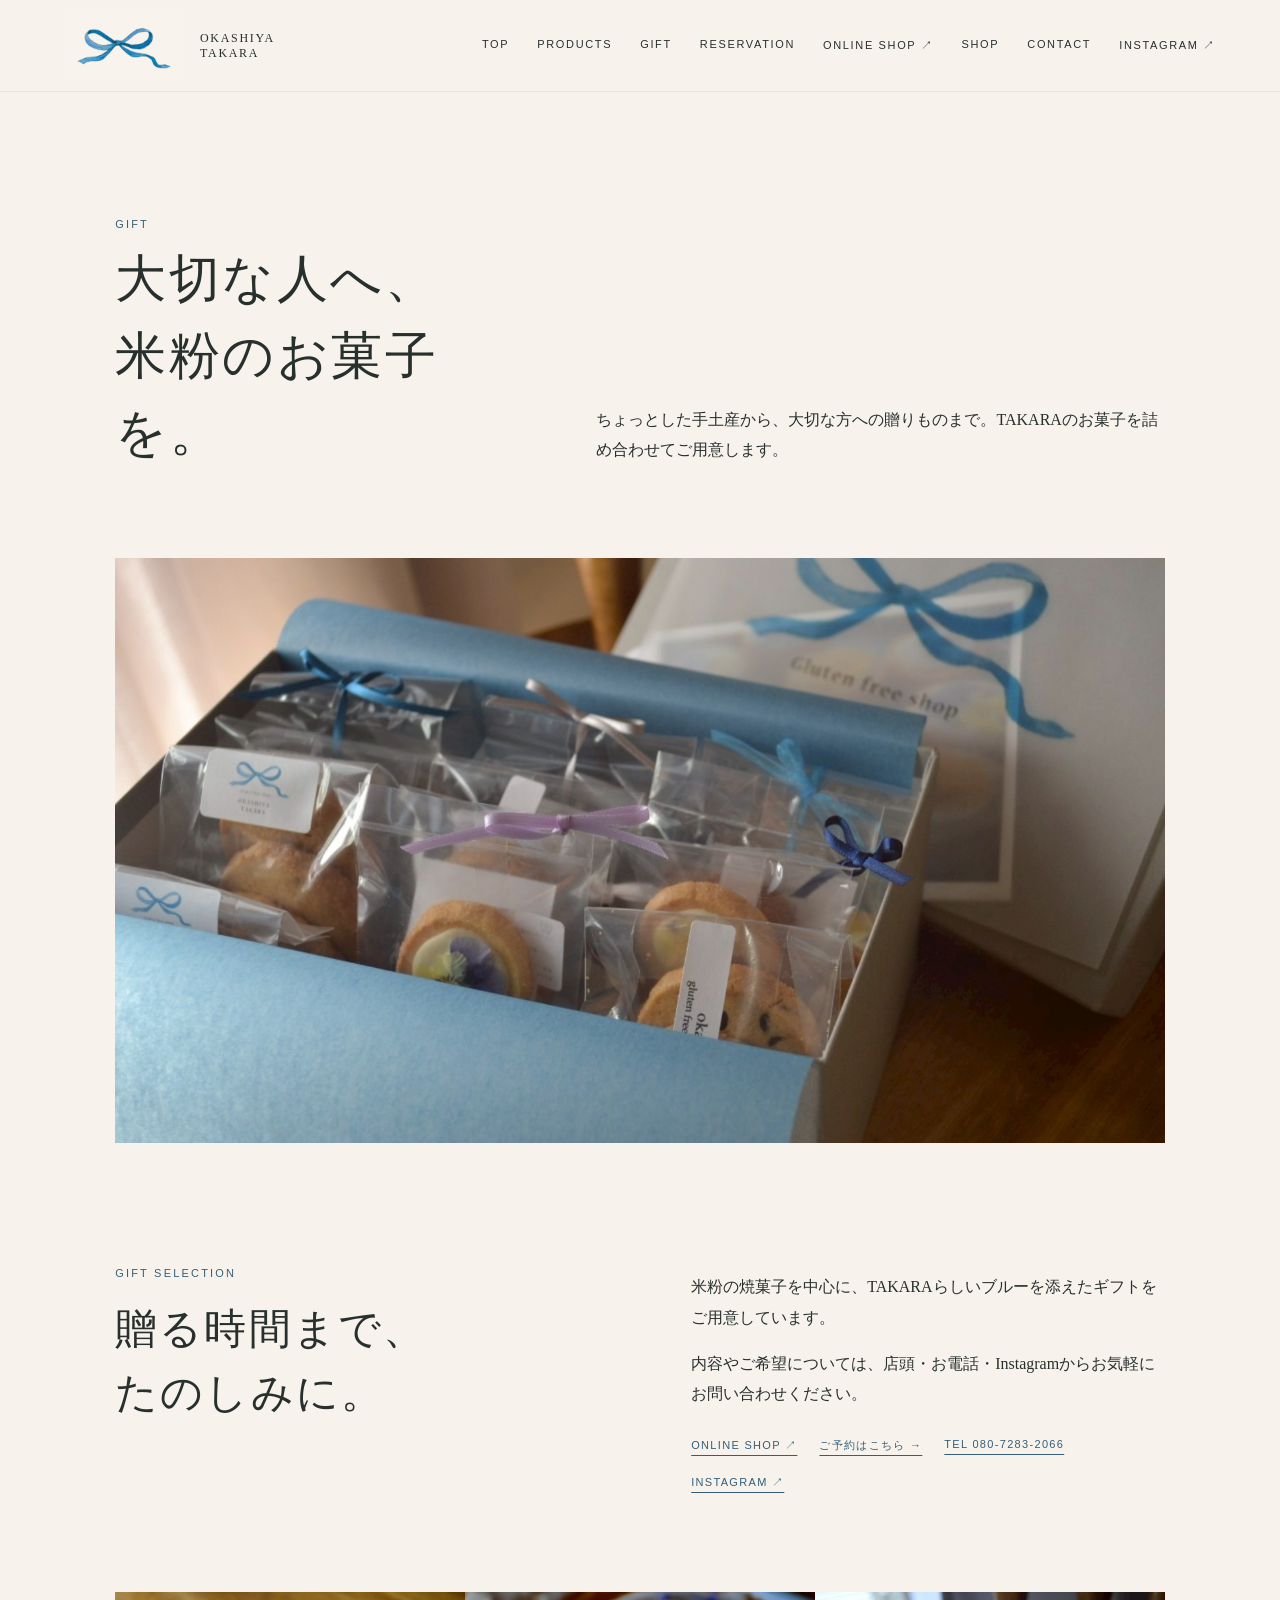
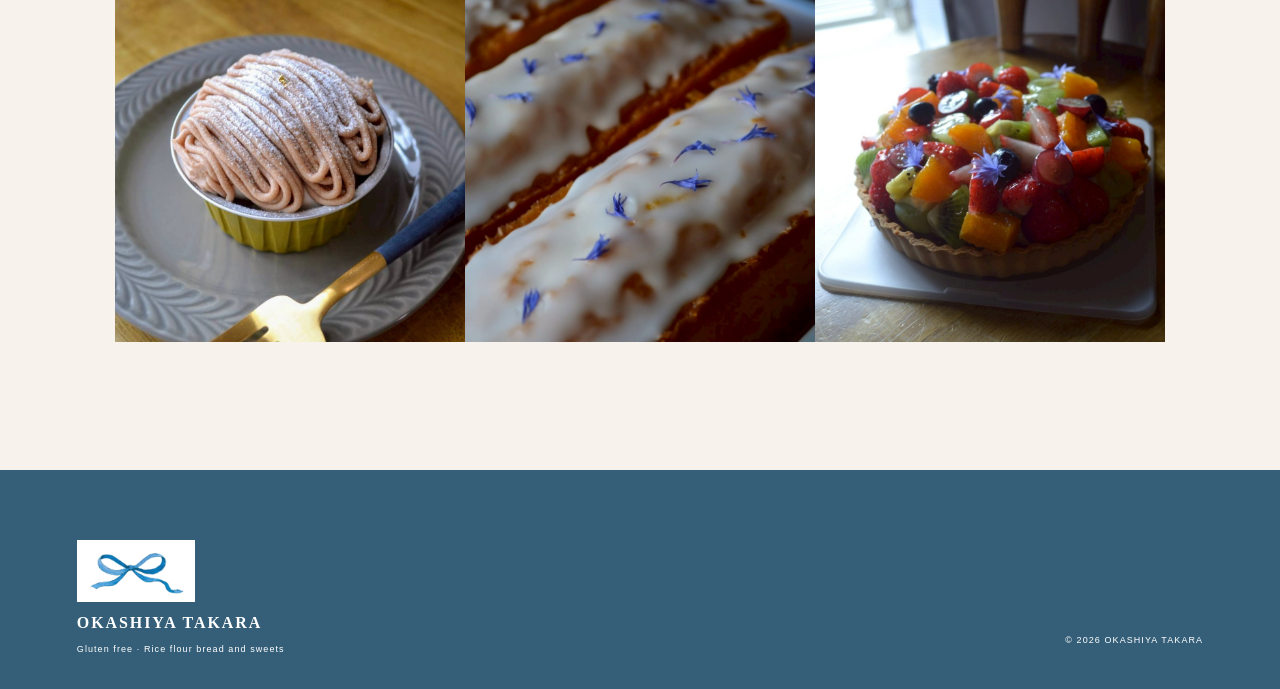
<file: gift.html>
<!doctype html><html lang='ja'><head><meta charset='utf-8'><meta name='viewport' content='width=device-width,initial-scale=1'><meta name='description' content='米粉の焼き菓子を中心としたTAKARAのギフト。手土産や贈りものの内容は、店頭・電話・Instagramからご相談いただけます。'><title>米粉のお菓子ギフト｜お菓子屋TAKARA｜板橋区・東武練馬</title><meta name='robots' content='index,follow'><link rel='canonical' href='https://okashiya-takara.jp/gift.html'><meta name='theme-color' content='#f4f0e8'><meta property='og:type' content='website'><meta property='og:locale' content='ja_JP'><meta property='og:site_name' content='お菓子屋 TAKARA'><meta property='og:title' content='米粉のお菓子ギフト｜お菓子屋TAKARA｜板橋区・東武練馬'><meta property='og:description' content='米粉の焼き菓子を中心としたTAKARAのギフト。手土産や贈りものの内容は、店頭・電話・Instagramからご相談いただけます。'><meta property='og:url' content='https://okashiya-takara.jp/gift.html'><meta property='og:image' content='https://okashiya-takara.jp/assets/1000015852.jpg'><meta name='twitter:card' content='summary_large_image'><link rel='stylesheet' href='style.css'><!-- Google tag (gtag.js) -->
<script async src="https://www.googletagmanager.com/gtag/js?id=G-F5Y694Q9GD"></script>
<script>
  window.dataLayer = window.dataLayer || [];
  function gtag(){dataLayer.push(arguments);}
  gtag('js', new Date());
  gtag('config', 'G-F5Y694Q9GD');
</script>
</head><body><header class='sub-header'><a class='brand' href='index.html'><span class='bow'>∞</span><span>OKASHIYA<br>TAKARA</span></a><button class='menu' aria-label='メニュー'>MENU</button><nav><a href='index.html'>TOP</a><a href='menu.html'>PRODUCTS</a><a href='gift.html'>GIFT</a><a href='reservation.html'>RESERVATION</a><a href='https://okashiyatkr.base.shop/' target='_blank' rel='noopener noreferrer'>ONLINE SHOP ↗</a><a href='shop.html'>SHOP</a><a href='contact.html'>CONTACT</a><a href='https://www.instagram.com/okashiya_takara/' target='_blank' rel='noopener noreferrer'>INSTAGRAM ↗</a></nav></header><main><section class='sub-hero'><div><p class='section-no'>GIFT</p><h1>大切な人へ、<br>米粉のお菓子を。</h1></div><p>ちょっとした手土産から、大切な方への贈りものまで。TAKARAのお菓子を詰め合わせてご用意します。</p></section><section class='sub-main'><img class='wide-photo' src='assets/1000015852.jpg' alt='TAKARAの焼菓子ギフト'><div class='two-col'><div><p class='section-no'>GIFT SELECTION</p><h2>贈る時間まで、<br>たのしみに。</h2></div><div><p>米粉の焼菓子を中心に、TAKARAらしいブルーを添えたギフトをご用意しています。</p><p>内容やご希望については、店頭・お電話・Instagramからお気軽にお問い合わせください。</p><div class='subnav'><a href='https://okashiyatkr.base.shop/' target='_blank' rel='noopener noreferrer'>ONLINE SHOP ↗</a><a href='reservation.html'>ご予約はこちら →</a><a href='tel:08072832066'>TEL 080-7283-2066</a><a href='https://www.instagram.com/okashiya_takara/' target='_blank' rel='noopener noreferrer'>INSTAGRAM ↗</a></div></div></div><div class='gallery'><img src='assets/1000015847.jpg' alt='焼菓子'><img src='assets/1000015850.jpg' alt='季節のケーキ'><img src='assets/1000015851.jpg' alt='フルーツタルト'></div></section></main><footer><div class='footer-brand'><span class='bow'>∞</span><strong>OKASHIYA TAKARA</strong><span>Gluten free · Rice flour bread and sweets</span></div><p>© 2026 OKASHIYA TAKARA</p></footer><script src='script.js'></script><!-- TAKARA outbound action tracking -->
<script>
  document.addEventListener('click', function (event) {
    var link = event.target.closest('a[href]');
    if (!link || typeof gtag !== 'function') return;
    var href = link.getAttribute('href') || '';
    var action = null;
    if (/^tel:/i.test(href)) action = 'takara_phone_click';
    else if (/^https:\/\/okashiyatkr\.base\.shop(?:\/|$)/i.test(href)) action = 'takara_base_click';
    else if (/^https:\/\/docs\.google\.com\/forms\//i.test(href)) action = 'takara_reservation_form_click';
    if (action) gtag('event', action, { link_url: link.href, page_location: location.href });
  });
</script>
</body></html>
</file>
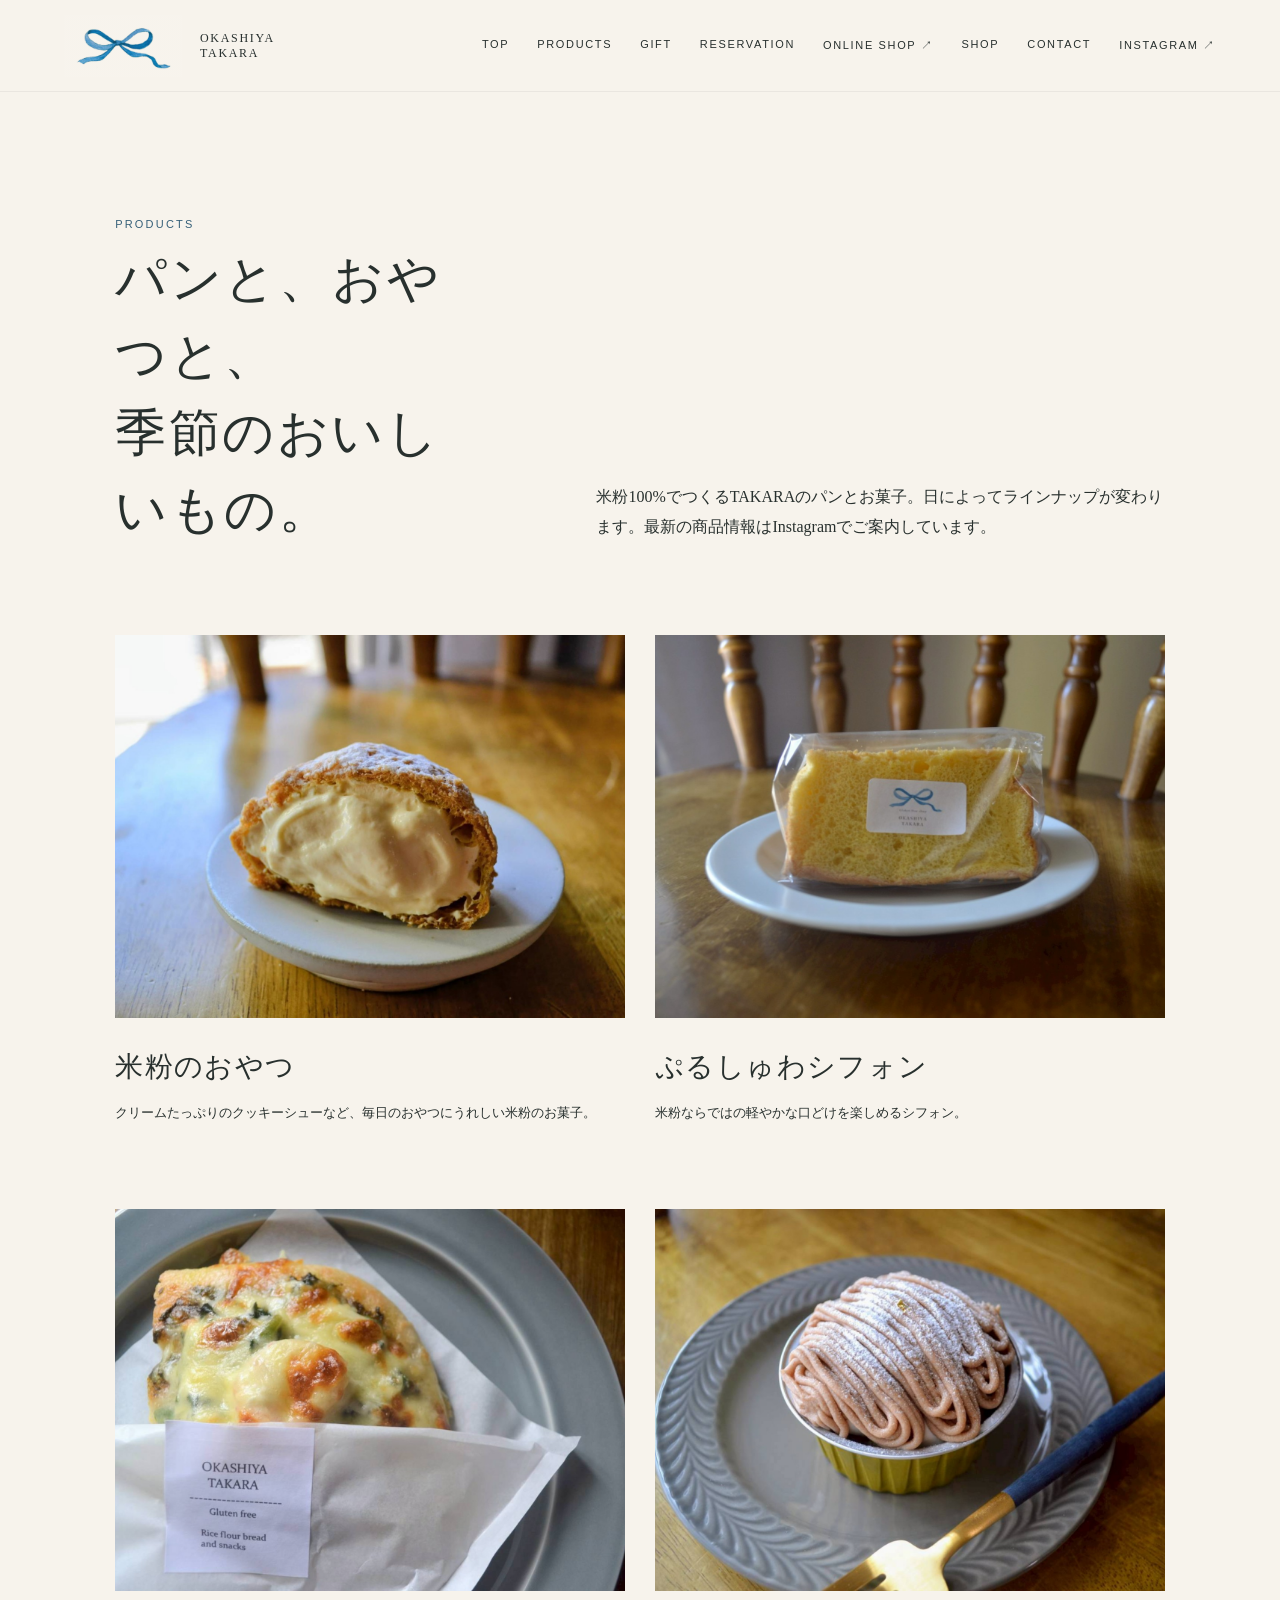
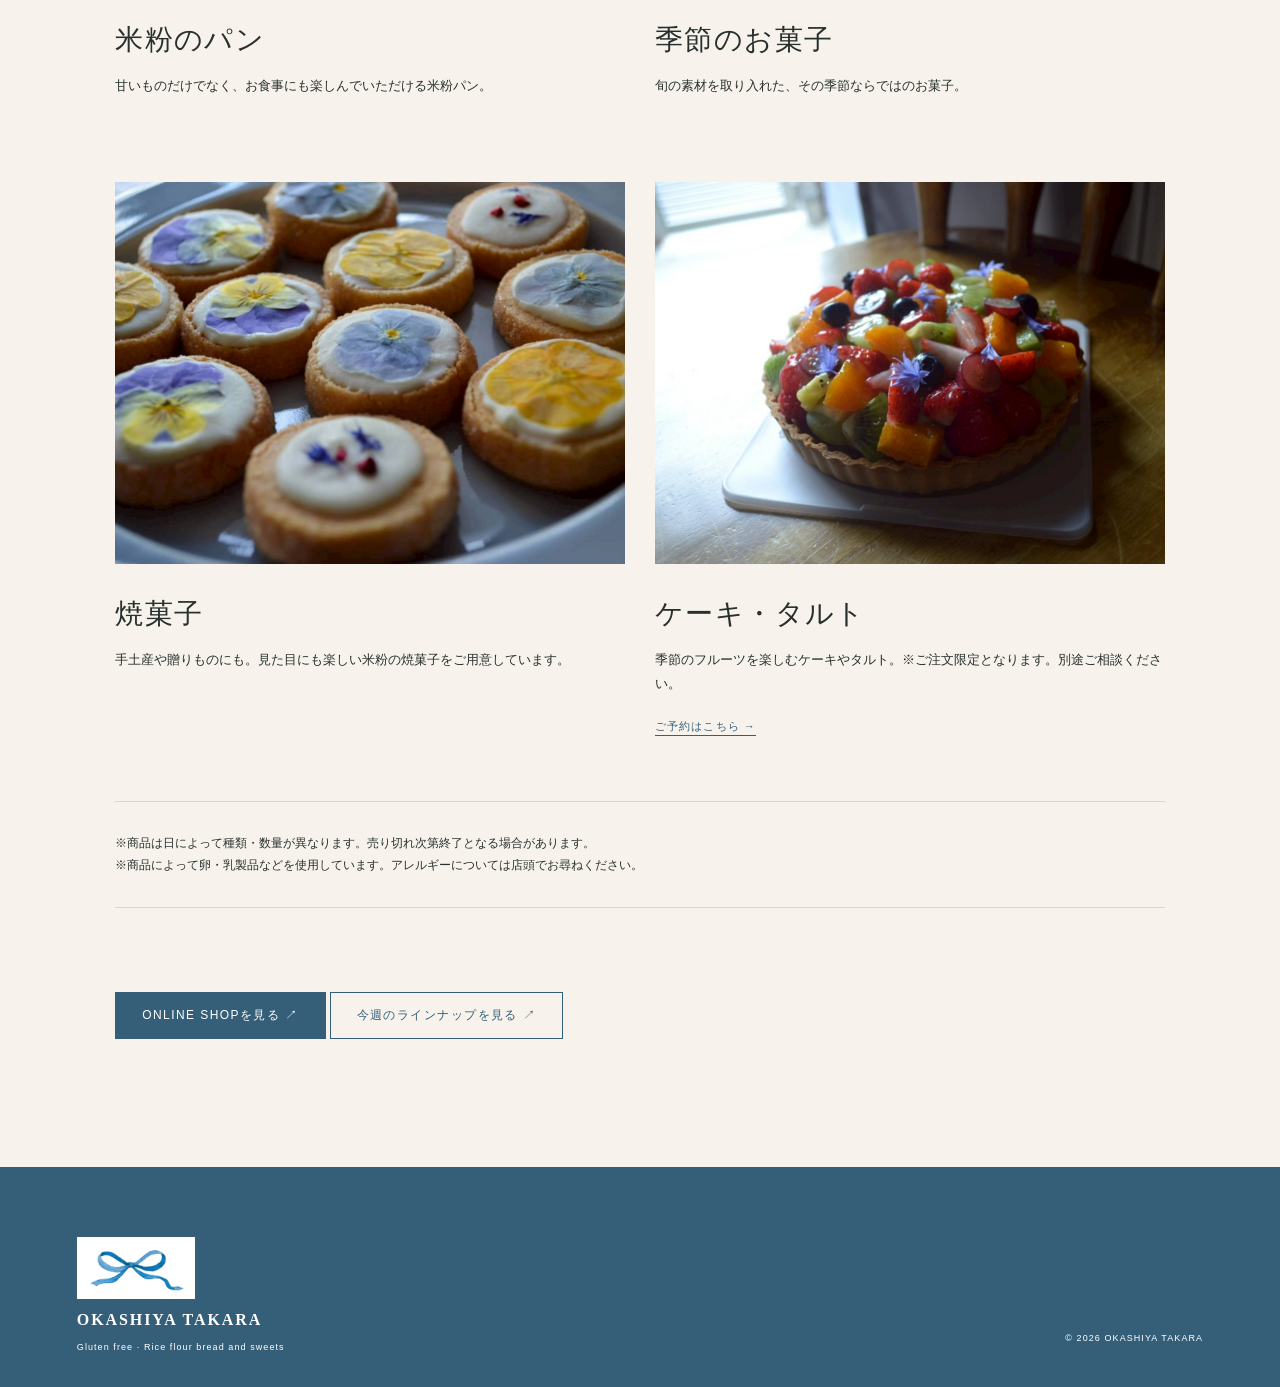
<file: menu.html>
<!doctype html><html lang='ja'><head><meta charset='utf-8'><meta name='viewport' content='width=device-width,initial-scale=1'><meta name='description' content='お菓子屋TAKARAの商品・メニュー。米粉100%のパン、ぷるしゅわシフォン、焼き菓子、季節のお菓子、注文限定のケーキ・タルトをご紹介します。'><title>商品・メニュー｜お菓子屋TAKARA｜米粉100%・グルテンフリー</title><meta name='robots' content='index,follow'><link rel='canonical' href='https://okashiya-takara.jp/menu.html'><meta name='theme-color' content='#f4f0e8'><meta property='og:type' content='website'><meta property='og:locale' content='ja_JP'><meta property='og:site_name' content='お菓子屋 TAKARA'><meta property='og:title' content='商品・メニュー｜お菓子屋TAKARA｜米粉100%・グルテンフリー'><meta property='og:description' content='お菓子屋TAKARAの商品・メニュー。米粉100%のパン、ぷるしゅわシフォン、焼き菓子、季節のお菓子、注文限定のケーキ・タルトをご紹介します。'><meta property='og:url' content='https://okashiya-takara.jp/menu.html'><meta property='og:image' content='https://okashiya-takara.jp/assets/1000015853.jpg'><meta name='twitter:card' content='summary_large_image'><link rel='stylesheet' href='style.css'><!-- Google tag (gtag.js) -->
<script async src="https://www.googletagmanager.com/gtag/js?id=G-F5Y694Q9GD"></script>
<script>
  window.dataLayer = window.dataLayer || [];
  function gtag(){dataLayer.push(arguments);}
  gtag('js', new Date());
  gtag('config', 'G-F5Y694Q9GD');
</script>
</head><body><header class='sub-header'><a class='brand' href='index.html'><span class='bow'>∞</span><span>OKASHIYA<br>TAKARA</span></a><button class='menu' aria-label='メニュー'>MENU</button><nav><a href='index.html'>TOP</a><a href='menu.html'>PRODUCTS</a><a href='gift.html'>GIFT</a><a href='reservation.html'>RESERVATION</a><a href='https://okashiyatkr.base.shop/' target='_blank' rel='noopener noreferrer'>ONLINE SHOP ↗</a><a href='shop.html'>SHOP</a><a href='contact.html'>CONTACT</a><a href='https://www.instagram.com/okashiya_takara/' target='_blank' rel='noopener noreferrer'>INSTAGRAM ↗</a></nav></header><main><section class='sub-hero'><div><p class='section-no'>PRODUCTS</p><h1>パンと、おやつと、<br>季節のおいしいもの。</h1></div><p>米粉100%でつくるTAKARAのパンとお菓子。日によってラインナップが変わります。最新の商品情報はInstagramでご案内しています。</p></section><section class='sub-main'><div class='menu-list'>
<article class='menu-card'><img src='assets/1000015853.jpg' alt='米粉のクッキーシュー'><h2>米粉のおやつ</h2><p>クリームたっぷりのクッキーシューなど、毎日のおやつにうれしい米粉のお菓子。</p></article>
<article class='menu-card'><img src='assets/1000015849.jpg' alt='ぷるしゅわシフォン'><h2>ぷるしゅわシフォン</h2><p>米粉ならではの軽やかな口どけを楽しめるシフォン。</p></article>
<article class='menu-card'><img src='assets/1000015846.jpg' alt='米粉のパン'><h2>米粉のパン</h2><p>甘いものだけでなく、お食事にも楽しんでいただける米粉パン。</p></article>
<article class='menu-card'><img src='assets/1000015847.jpg' alt='季節のお菓子'><h2>季節のお菓子</h2><p>旬の素材を取り入れた、その季節ならではのお菓子。</p></article>
<article class='menu-card'><img src='assets/1000015845.jpg' alt='焼菓子'><h2>焼菓子</h2><p>手土産や贈りものにも。見た目にも楽しい米粉の焼菓子をご用意しています。</p></article>
<article class='menu-card'><img src='assets/1000015851.jpg' alt='フルーツタルト'><h2>ケーキ・タルト</h2><p>季節のフルーツを楽しむケーキやタルト。※ご注文限定となります。別途ご相談ください。</p><a class='card-link' href='reservation.html'>ご予約はこちら →</a></article></div><div class='page-note'>※商品は日によって種類・数量が異なります。売り切れ次第終了となる場合があります。<br>※商品によって卵・乳製品などを使用しています。アレルギーについては店頭でお尋ねください。</div><a class='button' href='https://okashiyatkr.base.shop/' target='_blank' rel='noopener noreferrer'>ONLINE SHOPを見る ↗</a> <a class='button outline' href='https://www.instagram.com/okashiya_takara/' target='_blank' rel='noopener noreferrer'>今週のラインナップを見る ↗</a></section></main><footer><div class='footer-brand'><span class='bow'>∞</span><strong>OKASHIYA TAKARA</strong><span>Gluten free · Rice flour bread and sweets</span></div><p>© 2026 OKASHIYA TAKARA</p></footer><script src='script.js'></script><!-- TAKARA outbound action tracking -->
<script>
  document.addEventListener('click', function (event) {
    var link = event.target.closest('a[href]');
    if (!link || typeof gtag !== 'function') return;
    var href = link.getAttribute('href') || '';
    var action = null;
    if (/^tel:/i.test(href)) action = 'takara_phone_click';
    else if (/^https:\/\/okashiyatkr\.base\.shop(?:\/|$)/i.test(href)) action = 'takara_base_click';
    else if (/^https:\/\/docs\.google\.com\/forms\//i.test(href)) action = 'takara_reservation_form_click';
    if (action) gtag('event', action, { link_url: link.href, page_location: location.href });
  });
</script>
</body></html>
</file>
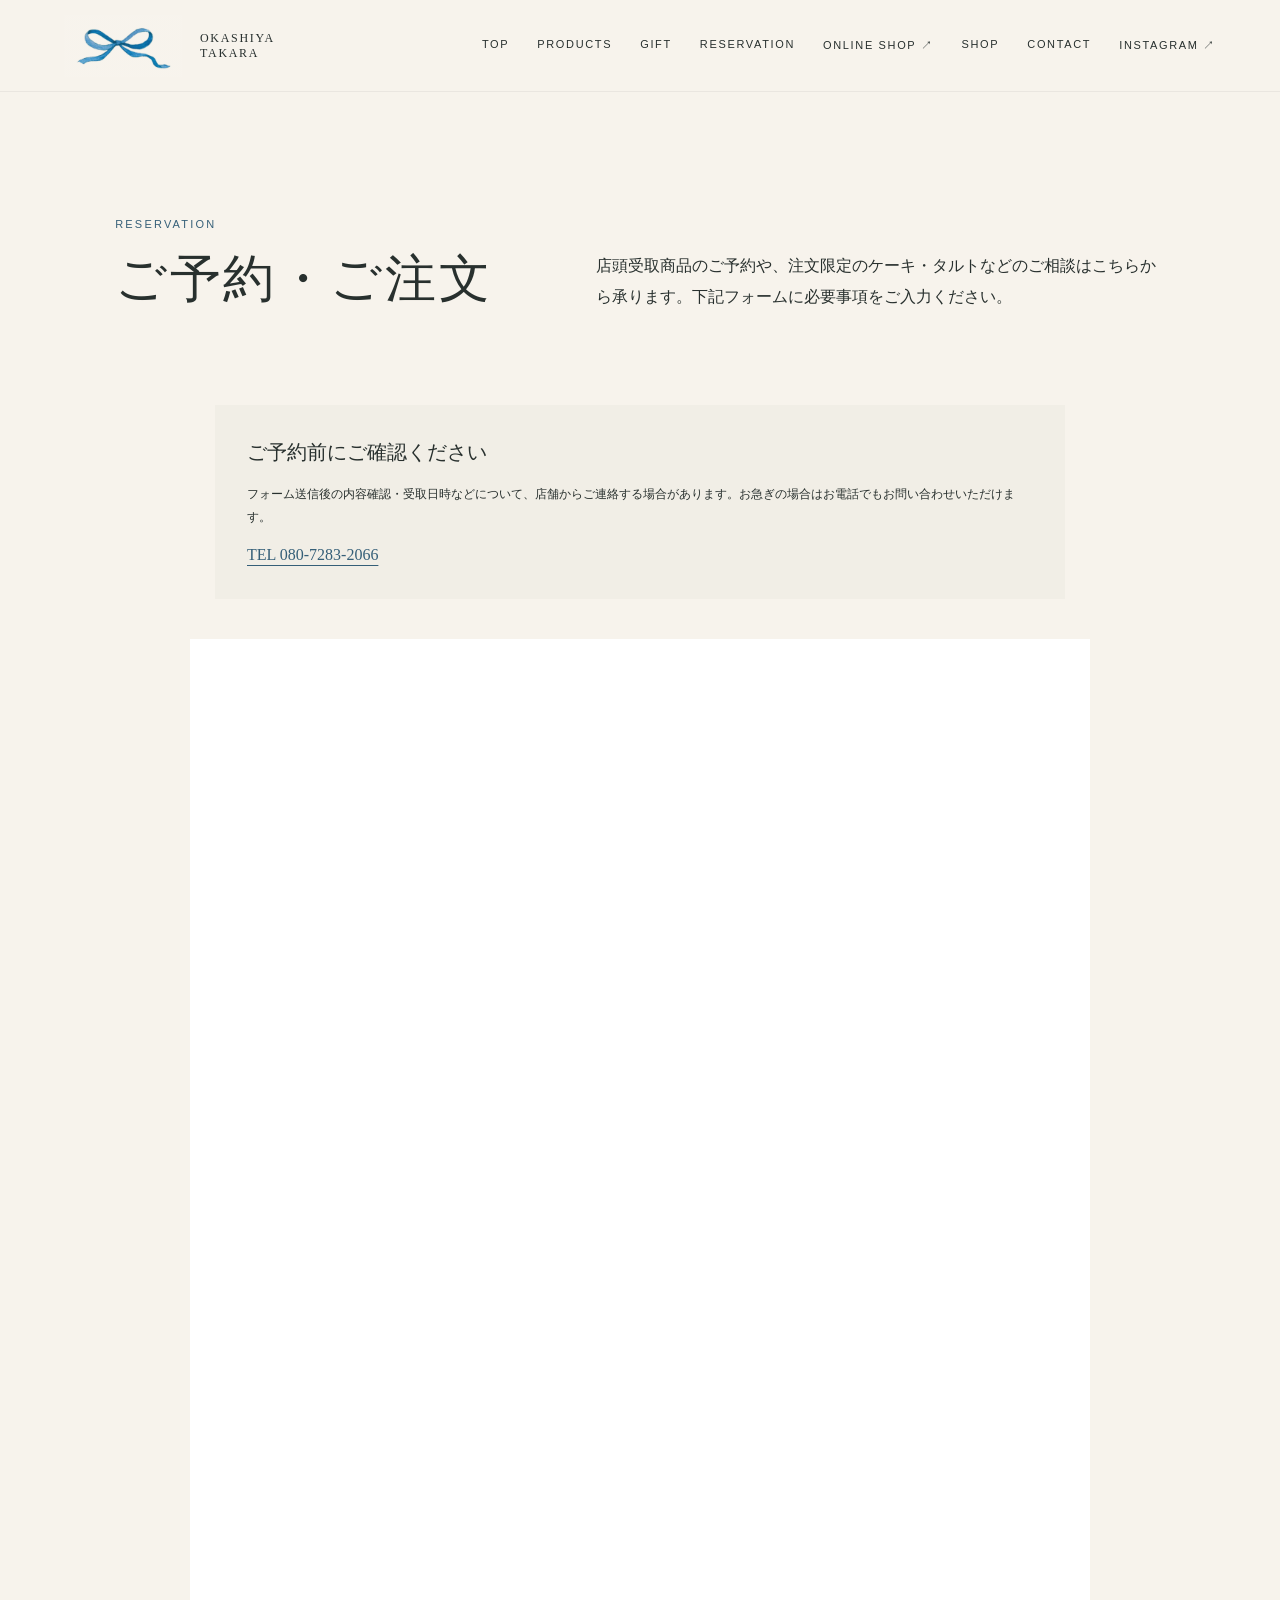
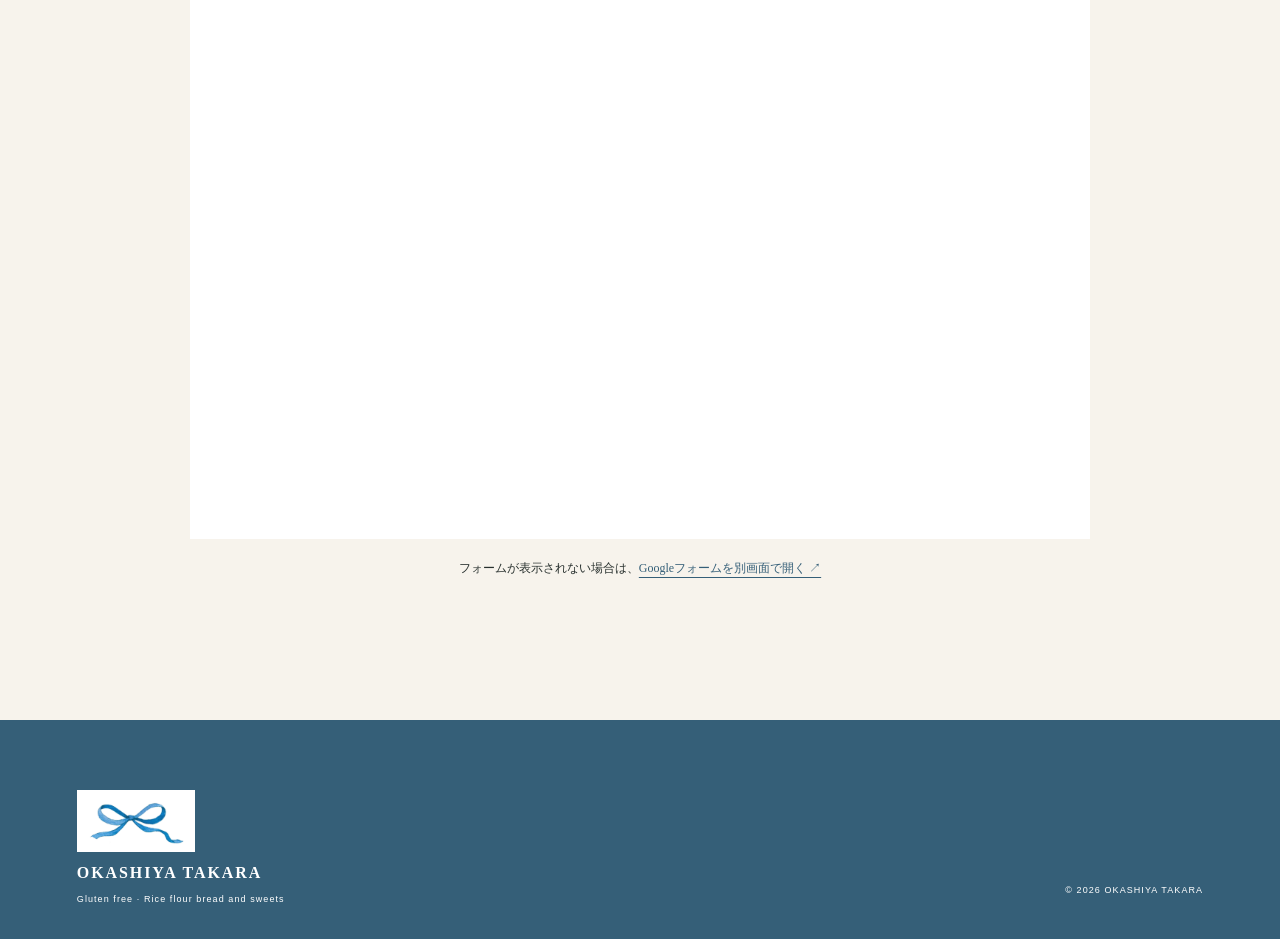
<file: reservation.html>
<!doctype html><html lang='ja'><head><meta charset='utf-8'><meta name='viewport' content='width=device-width,initial-scale=1'><meta name='description' content='お菓子屋TAKARAのご予約・ご注文フォーム。注文限定のケーキ・タルトなどのご相談はこちらから。'><title>ご予約・ご注文｜お菓子屋TAKARA｜板橋区・東武練馬</title><meta name='robots' content='index,follow'><link rel='canonical' href='https://okashiya-takara.jp/reservation.html'><meta name='theme-color' content='#f4f0e8'><meta property='og:type' content='website'><meta property='og:locale' content='ja_JP'><meta property='og:site_name' content='お菓子屋 TAKARA'><meta property='og:title' content='ご予約・ご注文｜お菓子屋TAKARA｜板橋区・東武練馬'><meta property='og:description' content='お菓子屋TAKARAのご予約・ご注文フォーム。注文限定のケーキ・タルトなどのご相談はこちらから。'><meta property='og:url' content='https://okashiya-takara.jp/reservation.html'><meta property='og:image' content='https://okashiya-takara.jp/assets/1000015851.jpg'><meta name='twitter:card' content='summary_large_image'><link rel='stylesheet' href='style.css'><!-- Google tag (gtag.js) -->
<script async src="https://www.googletagmanager.com/gtag/js?id=G-F5Y694Q9GD"></script>
<script>
  window.dataLayer = window.dataLayer || [];
  function gtag(){dataLayer.push(arguments);}
  gtag('js', new Date());
  gtag('config', 'G-F5Y694Q9GD');
</script>
</head><body><header class='sub-header'><a class='brand' href='index.html'><span class='bow'>∞</span><span>OKASHIYA<br>TAKARA</span></a><button class='menu' aria-label='メニュー'>MENU</button><nav><a href='index.html'>TOP</a><a href='menu.html'>PRODUCTS</a><a href='gift.html'>GIFT</a><a href='reservation.html'>RESERVATION</a><a href='https://okashiyatkr.base.shop/' target='_blank' rel='noopener noreferrer'>ONLINE SHOP ↗</a><a href='shop.html'>SHOP</a><a href='contact.html'>CONTACT</a><a href='https://www.instagram.com/okashiya_takara/' target='_blank' rel='noopener noreferrer'>INSTAGRAM ↗</a></nav></header><main><section class='sub-hero'><div><p class='section-no'>RESERVATION</p><h1>ご予約・ご注文</h1></div><p>店頭受取商品のご予約や、注文限定のケーキ・タルトなどのご相談はこちらから承ります。下記フォームに必要事項をご入力ください。</p></section><section class='sub-main'><div class='reservation-note'><strong>ご予約前にご確認ください</strong><p>フォーム送信後の内容確認・受取日時などについて、店舗からご連絡する場合があります。お急ぎの場合はお電話でもお問い合わせいただけます。</p><a href='tel:08072832066'>TEL 080-7283-2066</a></div><div class='form-wrap'><iframe src='https://docs.google.com/forms/d/1gXwdGDQL_2V5287yDr7A2tIWdoxRf6Lb4bf9NewN31w/viewform?embedded=true' title='お菓子屋TAKARA ご予約フォーム' loading='lazy'>読み込んでいます…</iframe></div><p class='form-fallback'>フォームが表示されない場合は、<a href='https://docs.google.com/forms/d/1gXwdGDQL_2V5287yDr7A2tIWdoxRf6Lb4bf9NewN31w/viewform' target='_blank' rel='noopener noreferrer'>Googleフォームを別画面で開く ↗</a></p></section></main><footer><div class='footer-brand'><span class='bow'>∞</span><strong>OKASHIYA TAKARA</strong><span>Gluten free · Rice flour bread and sweets</span></div><p>© 2026 OKASHIYA TAKARA</p></footer><script src='script.js'></script><!-- TAKARA outbound action tracking -->
<script>
  document.addEventListener('click', function (event) {
    var link = event.target.closest('a[href]');
    if (!link || typeof gtag !== 'function') return;
    var href = link.getAttribute('href') || '';
    var action = null;
    if (/^tel:/i.test(href)) action = 'takara_phone_click';
    else if (/^https:\/\/okashiyatkr\.base\.shop(?:\/|$)/i.test(href)) action = 'takara_base_click';
    else if (/^https:\/\/docs\.google\.com\/forms\//i.test(href)) action = 'takara_reservation_form_click';
    if (action) gtag('event', action, { link_url: link.href, page_location: location.href });
  });
</script>
</body></html>
</file>
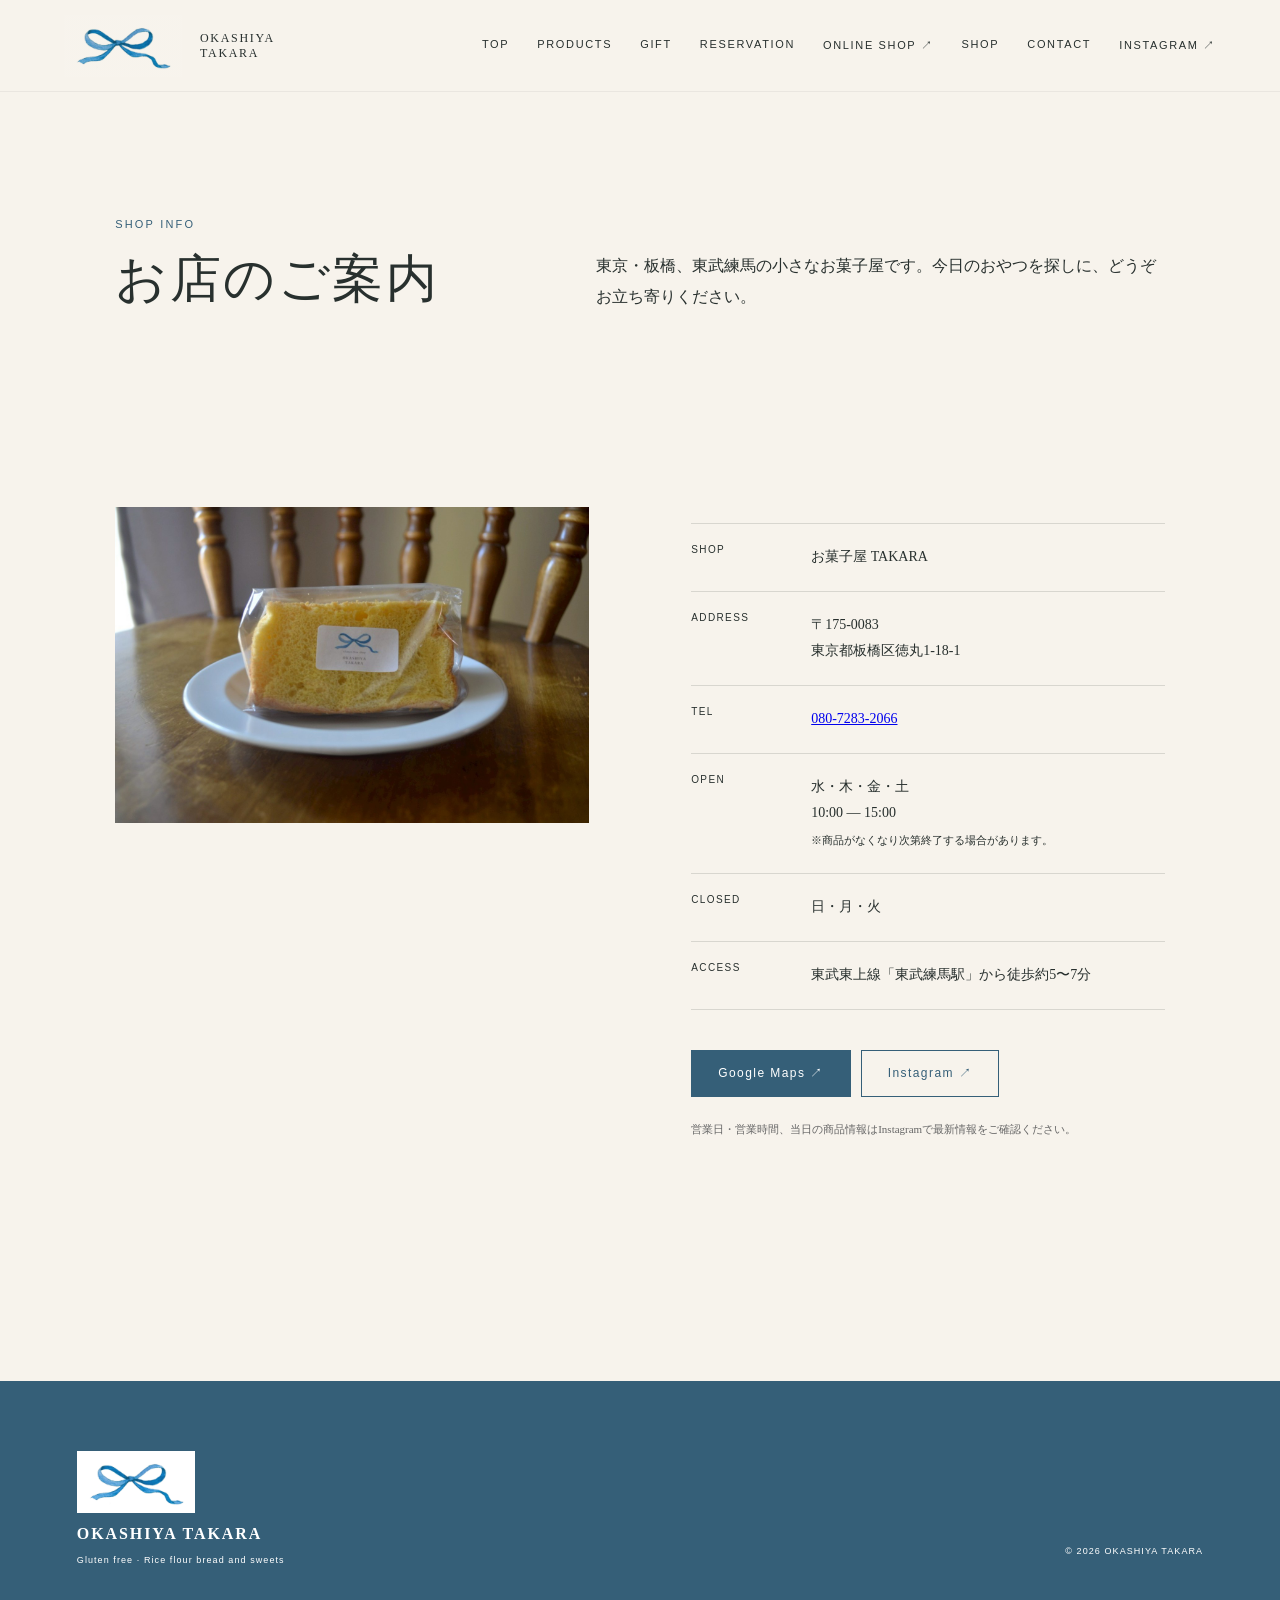
<file: shop.html>
<!doctype html><html lang='ja'><head><meta charset='utf-8'><meta name='viewport' content='width=device-width,initial-scale=1'><meta name='description' content='お菓子屋TAKARAの店舗情報。東京都板橋区徳丸1-18-1、東武東上線・東武練馬駅から徒歩圏内。営業時間やアクセスをご案内します。'><title>店舗情報・アクセス｜お菓子屋TAKARA｜東京都板橋区徳丸</title><meta name='robots' content='index,follow'><link rel='canonical' href='https://okashiya-takara.jp/shop.html'><meta name='theme-color' content='#f4f0e8'><meta property='og:type' content='website'><meta property='og:locale' content='ja_JP'><meta property='og:site_name' content='お菓子屋 TAKARA'><meta property='og:title' content='店舗情報・アクセス｜お菓子屋TAKARA｜東京都板橋区徳丸'><meta property='og:description' content='お菓子屋TAKARAの店舗情報。東京都板橋区徳丸1-18-1、東武東上線・東武練馬駅から徒歩圏内。営業時間やアクセスをご案内します。'><meta property='og:url' content='https://okashiya-takara.jp/shop.html'><meta property='og:image' content='https://okashiya-takara.jp/assets/1000015849.jpg'><meta name='twitter:card' content='summary_large_image'><link rel='stylesheet' href='style.css'><!-- Google tag (gtag.js) -->
<script async src="https://www.googletagmanager.com/gtag/js?id=G-F5Y694Q9GD"></script>
<script>
  window.dataLayer = window.dataLayer || [];
  function gtag(){dataLayer.push(arguments);}
  gtag('js', new Date());
  gtag('config', 'G-F5Y694Q9GD');
</script>
</head><body><header class='sub-header'><a class='brand' href='index.html'><span class='bow'>∞</span><span>OKASHIYA<br>TAKARA</span></a><button class='menu' aria-label='メニュー'>MENU</button><nav><a href='index.html'>TOP</a><a href='menu.html'>PRODUCTS</a><a href='gift.html'>GIFT</a><a href='reservation.html'>RESERVATION</a><a href='https://okashiyatkr.base.shop/' target='_blank' rel='noopener noreferrer'>ONLINE SHOP ↗</a><a href='shop.html'>SHOP</a><a href='contact.html'>CONTACT</a><a href='https://www.instagram.com/okashiya_takara/' target='_blank' rel='noopener noreferrer'>INSTAGRAM ↗</a></nav></header><main><section class='sub-hero'><div><p class='section-no'>SHOP INFO</p><h1>お店のご案内</h1></div><p>東京・板橋、東武練馬の小さなお菓子屋です。今日のおやつを探しに、どうぞお立ち寄りください。</p></section><section class='sub-main'><div class='two-col'><div><img src='assets/1000015849.jpg' alt='お菓子屋TAKARAの商品' style='width:100%'></div><div class='info'><dl><dt>SHOP</dt><dd>お菓子屋 TAKARA</dd><dt>ADDRESS</dt><dd>〒175-0083<br>東京都板橋区徳丸1-18-1</dd><dt>TEL</dt><dd><a href='tel:08072832066'>080-7283-2066</a></dd><dt>OPEN</dt><dd>水・木・金・土<br>10:00 — 15:00<br><small>※商品がなくなり次第終了する場合があります。</small></dd><dt>CLOSED</dt><dd>日・月・火</dd><dt>ACCESS</dt><dd>東武東上線「東武練馬駅」から徒歩約5〜7分</dd></dl><div class='actions'><a class='button' href='https://www.google.com/maps/place/%E3%81%8A%E8%8F%93%E5%AD%90%E5%B1%8BTAKARA/@35.7700293,139.6663004,17z' target='_blank' rel='noopener noreferrer'>Google Maps ↗</a><a class='button outline' href='https://www.instagram.com/okashiya_takara/' target='_blank' rel='noopener noreferrer'>Instagram ↗</a></div><p class='update'>営業日・営業時間、当日の商品情報はInstagramで最新情報をご確認ください。</p></div></div></section></main><footer><div class='footer-brand'><span class='bow'>∞</span><strong>OKASHIYA TAKARA</strong><span>Gluten free · Rice flour bread and sweets</span></div><p>© 2026 OKASHIYA TAKARA</p></footer><script src='script.js'></script><!-- TAKARA outbound action tracking -->
<script>
  document.addEventListener('click', function (event) {
    var link = event.target.closest('a[href]');
    if (!link || typeof gtag !== 'function') return;
    var href = link.getAttribute('href') || '';
    var action = null;
    if (/^tel:/i.test(href)) action = 'takara_phone_click';
    else if (/^https:\/\/okashiyatkr\.base\.shop(?:\/|$)/i.test(href)) action = 'takara_base_click';
    else if (/^https:\/\/docs\.google\.com\/forms\//i.test(href)) action = 'takara_reservation_form_click';
    if (action) gtag('event', action, { link_url: link.href, page_location: location.href });
  });
</script>
</body></html>
</file>
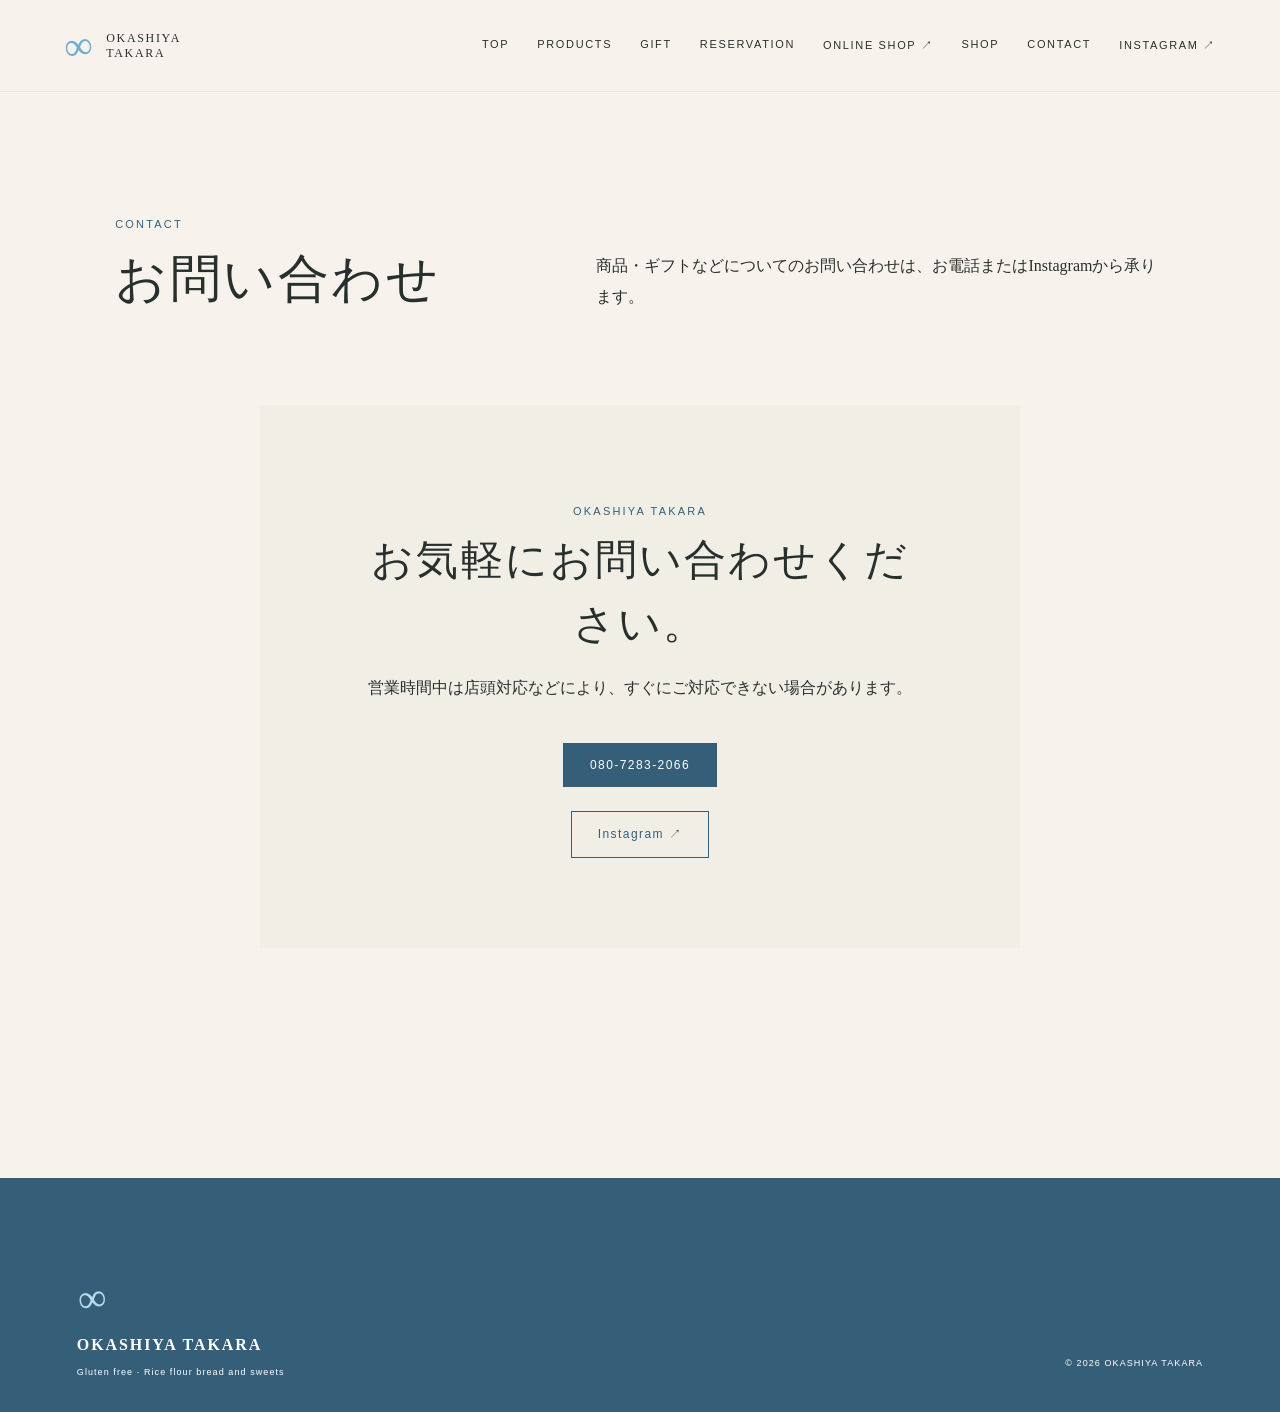
<file: takara_site/contact.html>
<!doctype html><html lang='ja'><head><meta charset='utf-8'><meta name='viewport' content='width=device-width,initial-scale=1'><meta name='description' content='お菓子屋TAKARAへのお問い合わせ。商品、ギフト、注文限定のケーキ・タルトなどのご相談は、お電話またはInstagramから承ります。'><title>お問い合わせ｜お菓子屋TAKARA｜米粉のお菓子・ギフト</title><meta name='robots' content='index,follow'><meta name='theme-color' content='#f4f0e8'><meta property='og:type' content='website'><meta property='og:locale' content='ja_JP'><meta property='og:site_name' content='お菓子屋 TAKARA'><meta property='og:title' content='お問い合わせ｜お菓子屋TAKARA｜米粉のお菓子・ギフト'><meta property='og:description' content='お菓子屋TAKARAへのお問い合わせ。商品、ギフト、注文限定のケーキ・タルトなどのご相談は、お電話またはInstagramから承ります。'><link rel='stylesheet' href='style.css'></head><body><header class='sub-header'><a class='brand' href='index.html'><span class='bow'>∞</span><span>OKASHIYA<br>TAKARA</span></a><button class='menu' aria-label='メニュー'>MENU</button><nav><a href='index.html'>TOP</a><a href='menu.html'>PRODUCTS</a><a href='gift.html'>GIFT</a><a href='reservation.html'>RESERVATION</a><a href='https://okashiyatkr.base.shop/' target='_blank' rel='noopener noreferrer'>ONLINE SHOP ↗</a><a href='shop.html'>SHOP</a><a href='contact.html'>CONTACT</a><a href='https://www.instagram.com/okashiya_takara/' target='_blank' rel='noopener noreferrer'>INSTAGRAM ↗</a></nav></header><main><section class='sub-hero'><div><p class='section-no'>CONTACT</p><h1>お問い合わせ</h1></div><p>商品・ギフトなどについてのお問い合わせは、お電話またはInstagramから承ります。</p></section><section class='sub-main'><div class='contact-box'><p class='section-no'>OKASHIYA TAKARA</p><h2>お気軽にお問い合わせください。</h2><p>営業時間中は店頭対応などにより、すぐにご対応できない場合があります。</p><a class='button' href='tel:08072832066'>080-7283-2066</a><br><a class='button outline' href='https://www.instagram.com/okashiya_takara/' target='_blank' rel='noopener noreferrer'>Instagram ↗</a></div></section></main><footer><div class='footer-brand'><span class='bow'>∞</span><strong>OKASHIYA TAKARA</strong><span>Gluten free · Rice flour bread and sweets</span></div><p>© 2026 OKASHIYA TAKARA</p></footer><script src='script.js'></script></body></html>
</file>
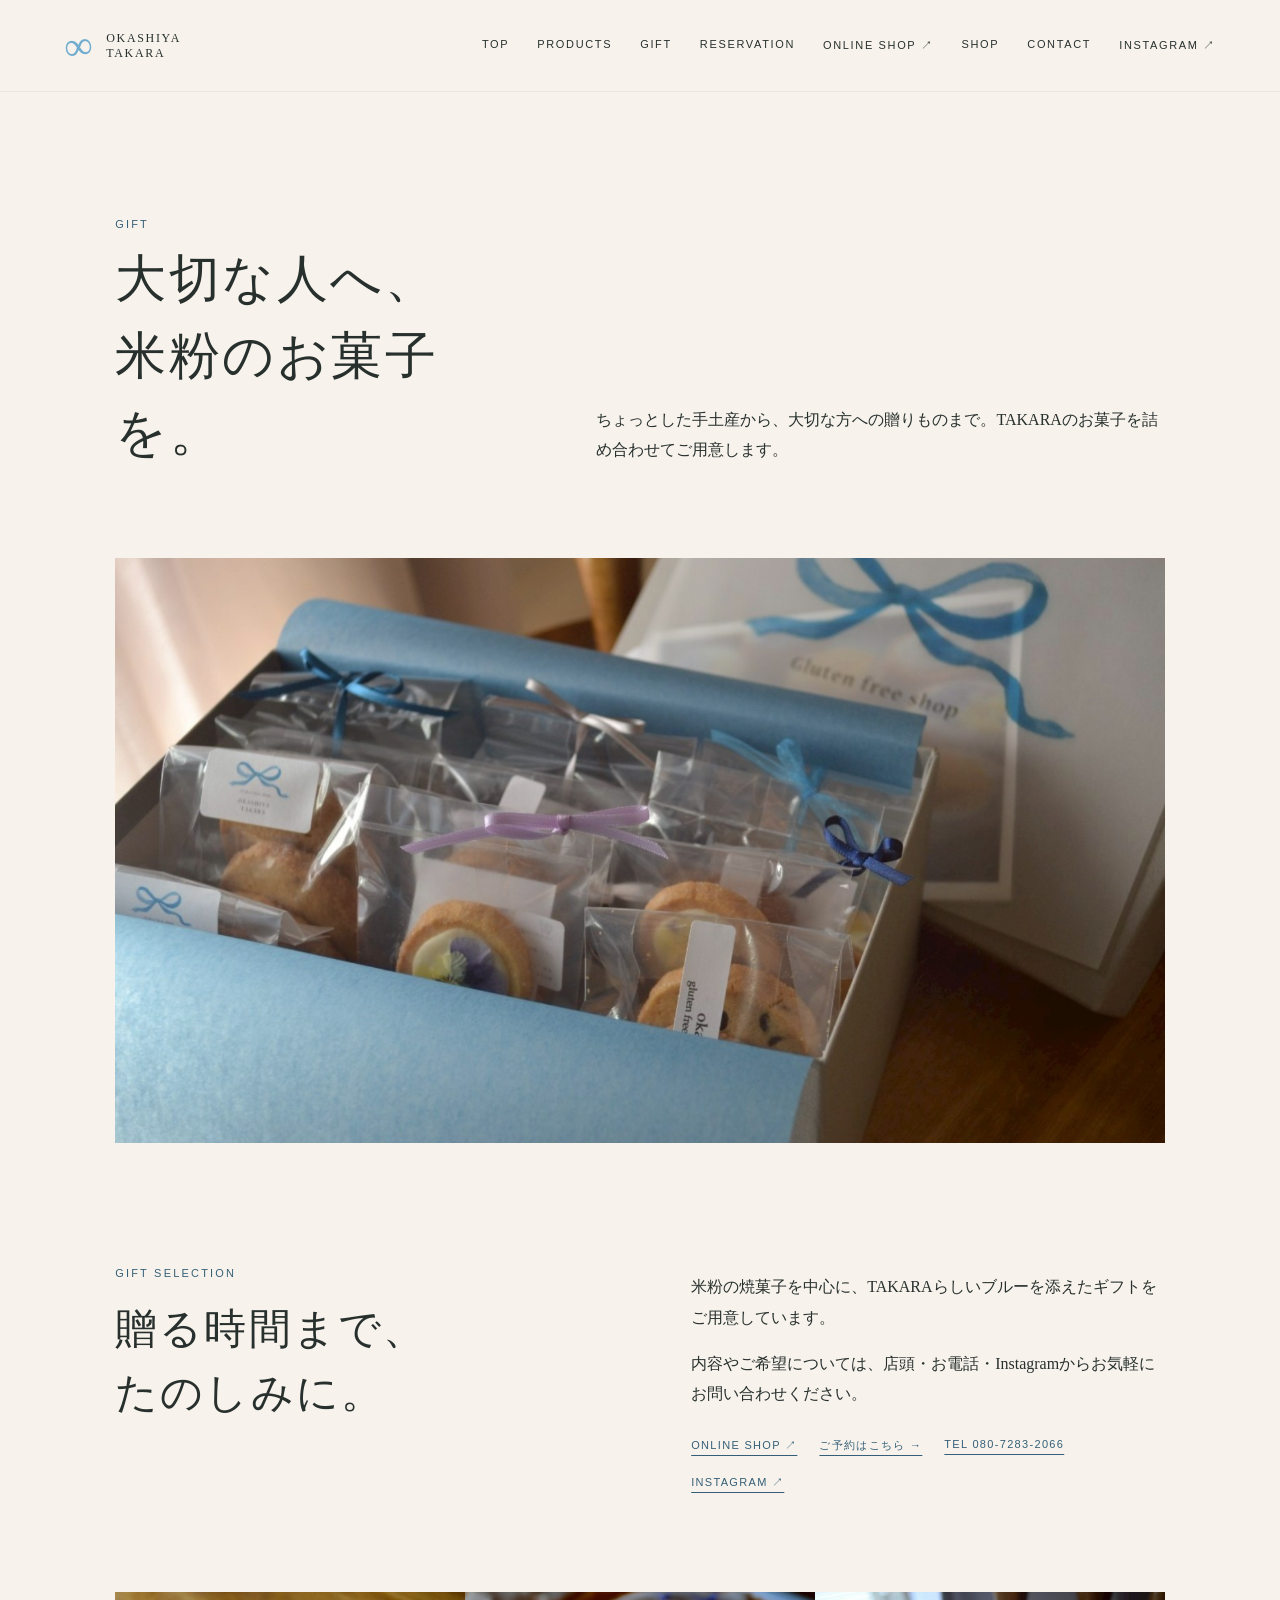
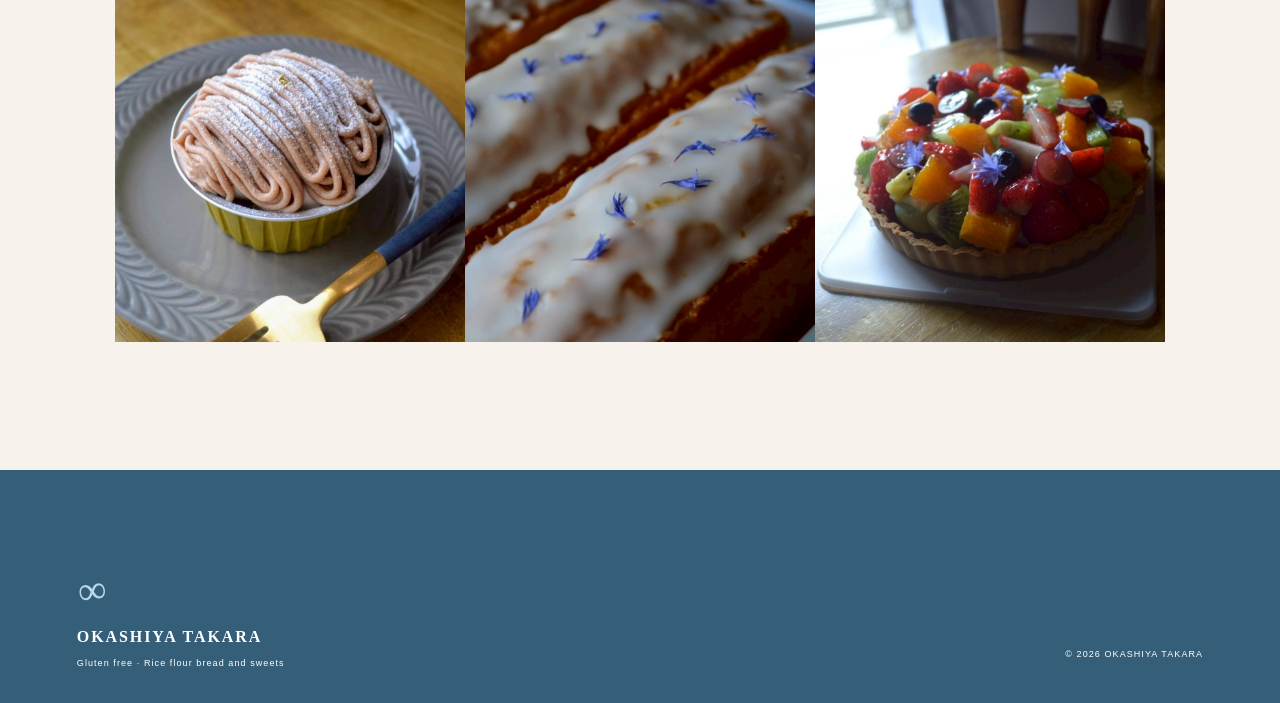
<file: takara_site/gift.html>
<!doctype html><html lang='ja'><head><meta charset='utf-8'><meta name='viewport' content='width=device-width,initial-scale=1'><meta name='description' content='米粉の焼き菓子を中心としたTAKARAのギフト。手土産や贈りものの内容は、店頭・電話・Instagramからご相談いただけます。'><title>米粉のお菓子ギフト｜お菓子屋TAKARA｜板橋区・東武練馬</title><meta name='robots' content='index,follow'><meta name='theme-color' content='#f4f0e8'><meta property='og:type' content='website'><meta property='og:locale' content='ja_JP'><meta property='og:site_name' content='お菓子屋 TAKARA'><meta property='og:title' content='米粉のお菓子ギフト｜お菓子屋TAKARA｜板橋区・東武練馬'><meta property='og:description' content='米粉の焼き菓子を中心としたTAKARAのギフト。手土産や贈りものの内容は、店頭・電話・Instagramからご相談いただけます。'><link rel='stylesheet' href='style.css'></head><body><header class='sub-header'><a class='brand' href='index.html'><span class='bow'>∞</span><span>OKASHIYA<br>TAKARA</span></a><button class='menu' aria-label='メニュー'>MENU</button><nav><a href='index.html'>TOP</a><a href='menu.html'>PRODUCTS</a><a href='gift.html'>GIFT</a><a href='reservation.html'>RESERVATION</a><a href='https://okashiyatkr.base.shop/' target='_blank' rel='noopener noreferrer'>ONLINE SHOP ↗</a><a href='shop.html'>SHOP</a><a href='contact.html'>CONTACT</a><a href='https://www.instagram.com/okashiya_takara/' target='_blank' rel='noopener noreferrer'>INSTAGRAM ↗</a></nav></header><main><section class='sub-hero'><div><p class='section-no'>GIFT</p><h1>大切な人へ、<br>米粉のお菓子を。</h1></div><p>ちょっとした手土産から、大切な方への贈りものまで。TAKARAのお菓子を詰め合わせてご用意します。</p></section><section class='sub-main'><img class='wide-photo' src='assets/1000015852.jpg' alt='TAKARAの焼菓子ギフト'><div class='two-col'><div><p class='section-no'>GIFT SELECTION</p><h2>贈る時間まで、<br>たのしみに。</h2></div><div><p>米粉の焼菓子を中心に、TAKARAらしいブルーを添えたギフトをご用意しています。</p><p>内容やご希望については、店頭・お電話・Instagramからお気軽にお問い合わせください。</p><div class='subnav'><a href='https://okashiyatkr.base.shop/' target='_blank' rel='noopener noreferrer'>ONLINE SHOP ↗</a><a href='reservation.html'>ご予約はこちら →</a><a href='tel:08072832066'>TEL 080-7283-2066</a><a href='https://www.instagram.com/okashiya_takara/' target='_blank' rel='noopener noreferrer'>INSTAGRAM ↗</a></div></div></div><div class='gallery'><img src='assets/1000015847.jpg' alt='焼菓子'><img src='assets/1000015850.jpg' alt='季節のケーキ'><img src='assets/1000015851.jpg' alt='フルーツタルト'></div></section></main><footer><div class='footer-brand'><span class='bow'>∞</span><strong>OKASHIYA TAKARA</strong><span>Gluten free · Rice flour bread and sweets</span></div><p>© 2026 OKASHIYA TAKARA</p></footer><script src='script.js'></script></body></html>
</file>
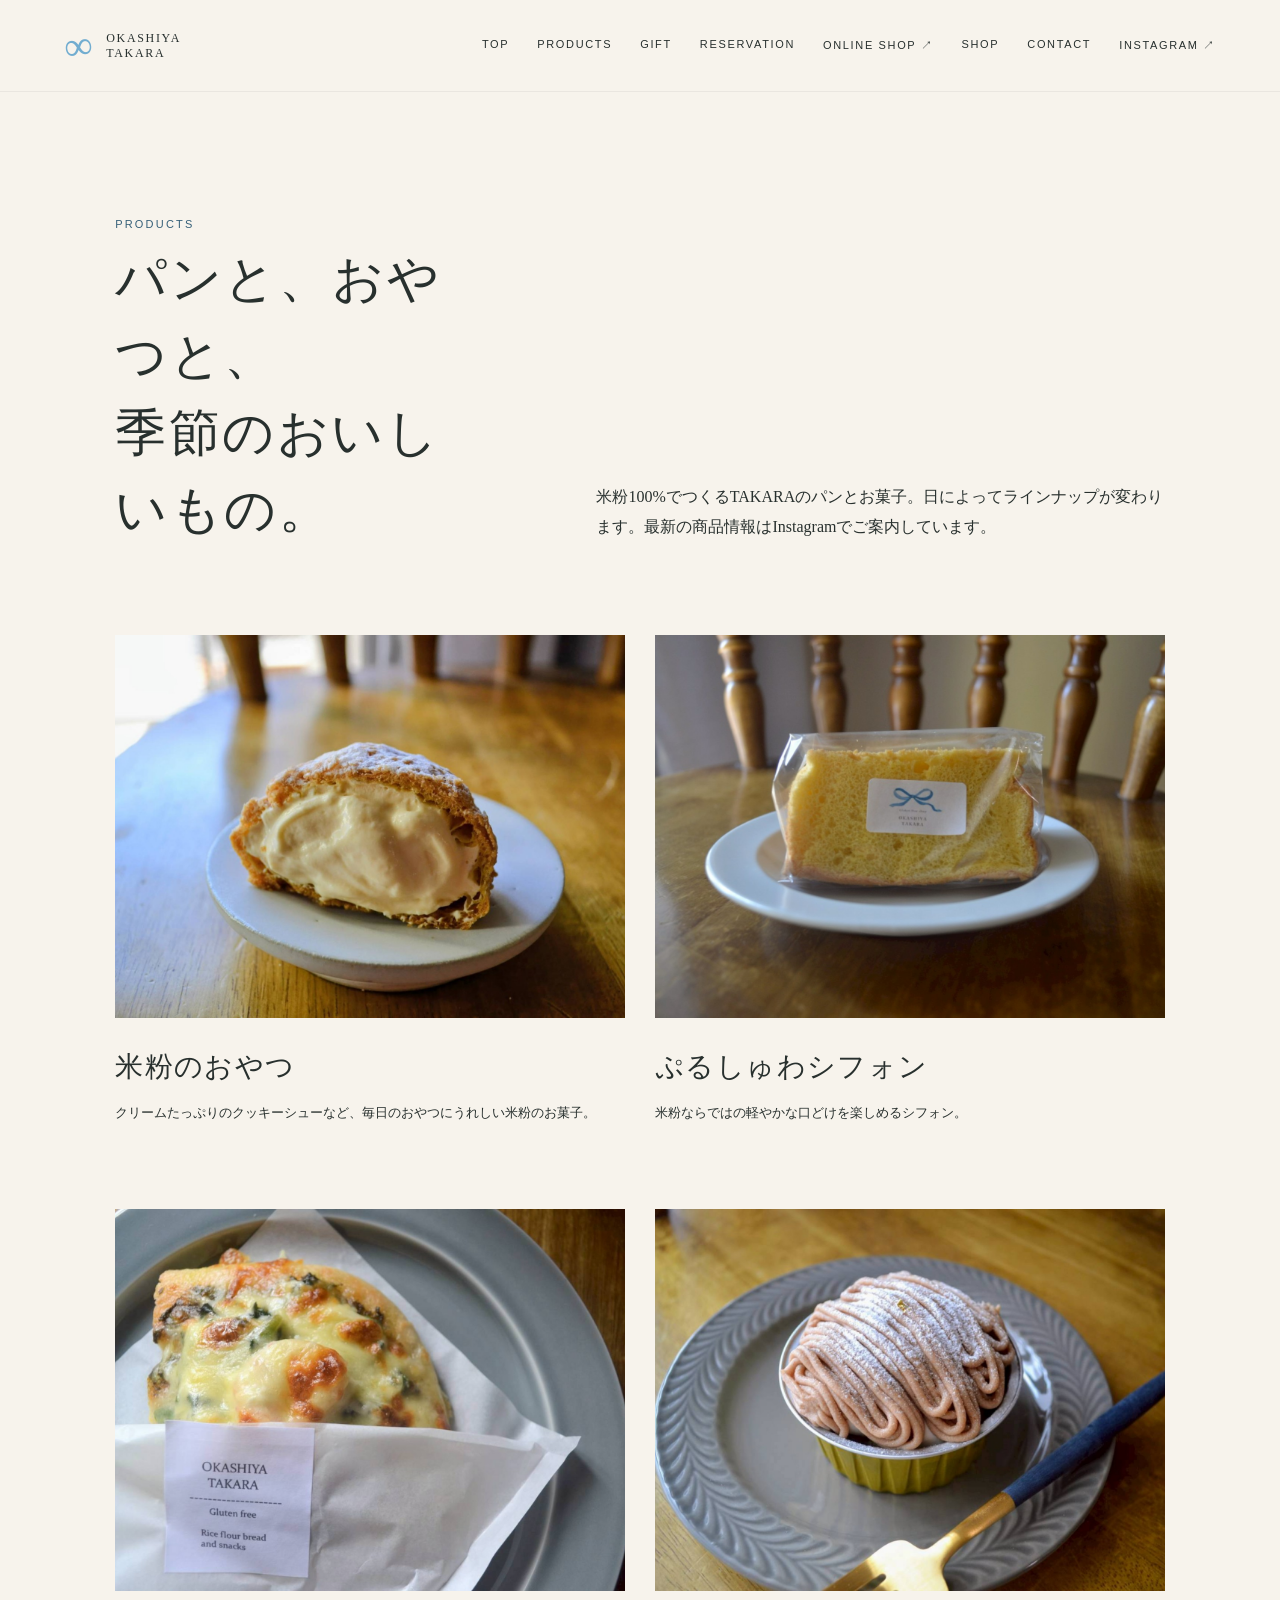
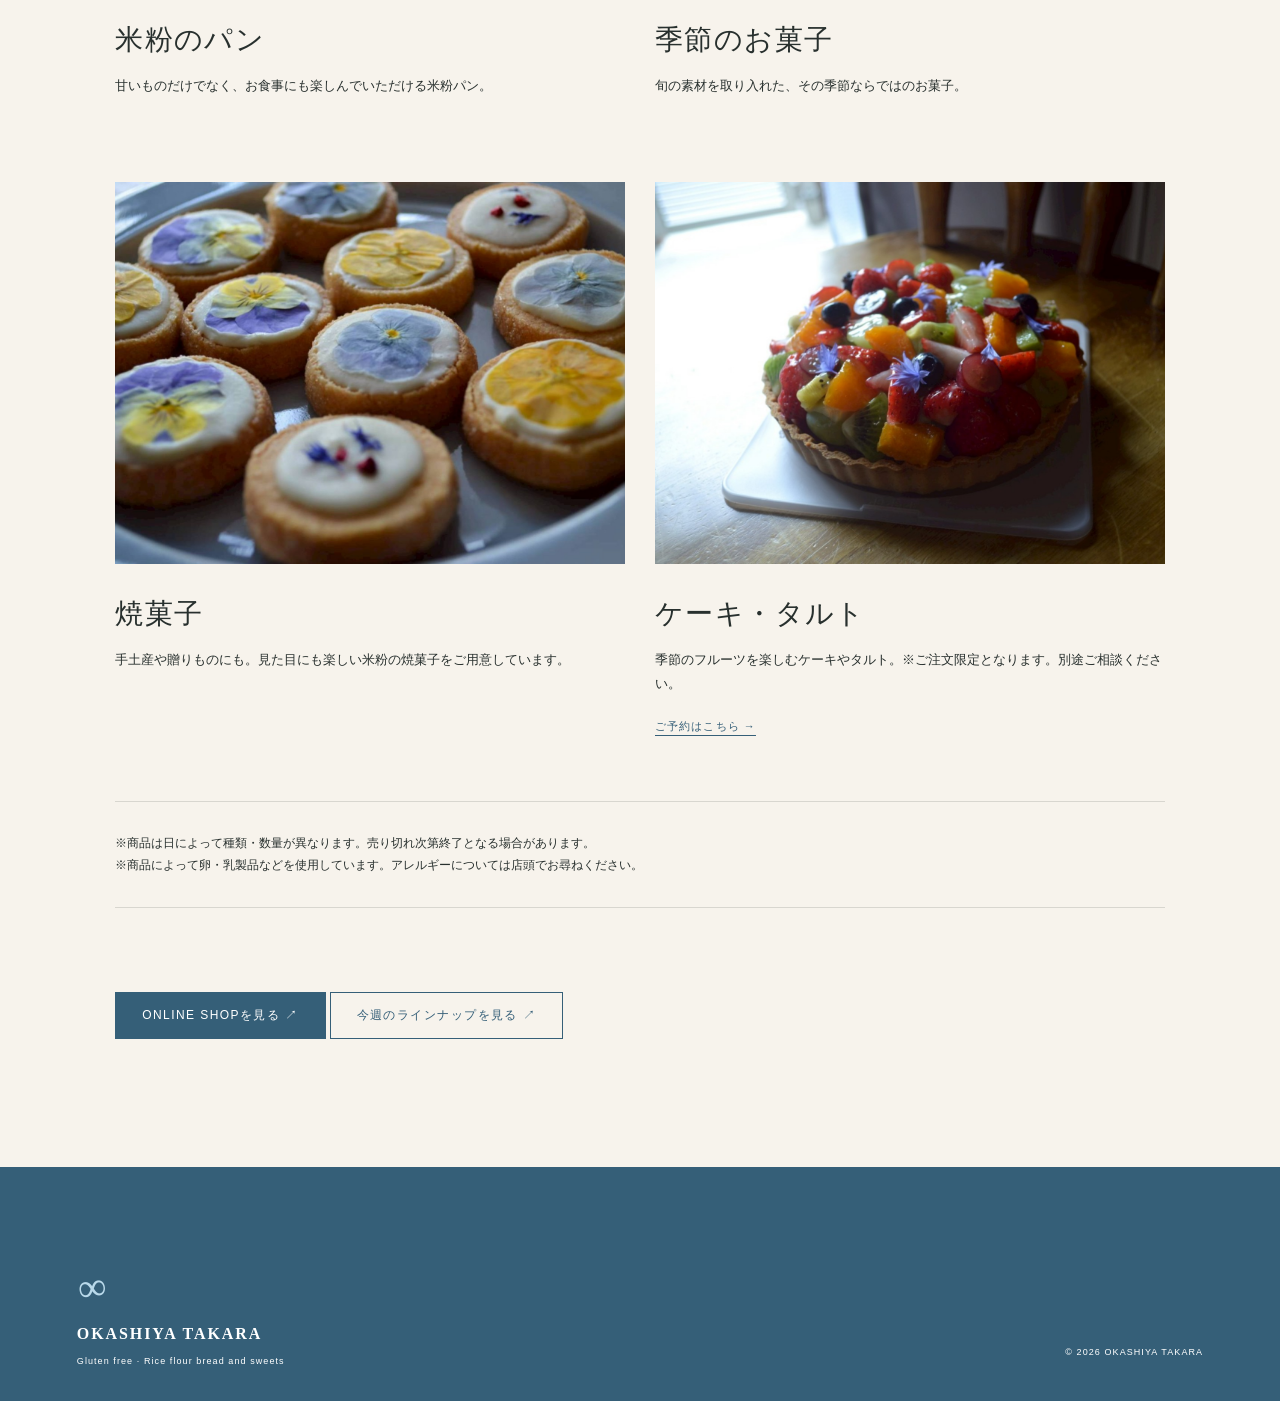
<file: takara_site/menu.html>
<!doctype html><html lang='ja'><head><meta charset='utf-8'><meta name='viewport' content='width=device-width,initial-scale=1'><meta name='description' content='お菓子屋TAKARAの商品・メニュー。米粉100%のパン、ぷるしゅわシフォン、焼き菓子、季節のお菓子、注文限定のケーキ・タルトをご紹介します。'><title>商品・メニュー｜お菓子屋TAKARA｜米粉100%・グルテンフリー</title><meta name='robots' content='index,follow'><meta name='theme-color' content='#f4f0e8'><meta property='og:type' content='website'><meta property='og:locale' content='ja_JP'><meta property='og:site_name' content='お菓子屋 TAKARA'><meta property='og:title' content='商品・メニュー｜お菓子屋TAKARA｜米粉100%・グルテンフリー'><meta property='og:description' content='お菓子屋TAKARAの商品・メニュー。米粉100%のパン、ぷるしゅわシフォン、焼き菓子、季節のお菓子、注文限定のケーキ・タルトをご紹介します。'><link rel='stylesheet' href='style.css'></head><body><header class='sub-header'><a class='brand' href='index.html'><span class='bow'>∞</span><span>OKASHIYA<br>TAKARA</span></a><button class='menu' aria-label='メニュー'>MENU</button><nav><a href='index.html'>TOP</a><a href='menu.html'>PRODUCTS</a><a href='gift.html'>GIFT</a><a href='reservation.html'>RESERVATION</a><a href='https://okashiyatkr.base.shop/' target='_blank' rel='noopener noreferrer'>ONLINE SHOP ↗</a><a href='shop.html'>SHOP</a><a href='contact.html'>CONTACT</a><a href='https://www.instagram.com/okashiya_takara/' target='_blank' rel='noopener noreferrer'>INSTAGRAM ↗</a></nav></header><main><section class='sub-hero'><div><p class='section-no'>PRODUCTS</p><h1>パンと、おやつと、<br>季節のおいしいもの。</h1></div><p>米粉100%でつくるTAKARAのパンとお菓子。日によってラインナップが変わります。最新の商品情報はInstagramでご案内しています。</p></section><section class='sub-main'><div class='menu-list'>
<article class='menu-card'><img src='assets/1000015853.jpg' alt='米粉のクッキーシュー'><h2>米粉のおやつ</h2><p>クリームたっぷりのクッキーシューなど、毎日のおやつにうれしい米粉のお菓子。</p></article>
<article class='menu-card'><img src='assets/1000015849.jpg' alt='ぷるしゅわシフォン'><h2>ぷるしゅわシフォン</h2><p>米粉ならではの軽やかな口どけを楽しめるシフォン。</p></article>
<article class='menu-card'><img src='assets/1000015846.jpg' alt='米粉のパン'><h2>米粉のパン</h2><p>甘いものだけでなく、お食事にも楽しんでいただける米粉パン。</p></article>
<article class='menu-card'><img src='assets/1000015847.jpg' alt='季節のお菓子'><h2>季節のお菓子</h2><p>旬の素材を取り入れた、その季節ならではのお菓子。</p></article>
<article class='menu-card'><img src='assets/1000015845.jpg' alt='焼菓子'><h2>焼菓子</h2><p>手土産や贈りものにも。見た目にも楽しい米粉の焼菓子をご用意しています。</p></article>
<article class='menu-card'><img src='assets/1000015851.jpg' alt='フルーツタルト'><h2>ケーキ・タルト</h2><p>季節のフルーツを楽しむケーキやタルト。※ご注文限定となります。別途ご相談ください。</p><a class='card-link' href='reservation.html'>ご予約はこちら →</a></article></div><div class='page-note'>※商品は日によって種類・数量が異なります。売り切れ次第終了となる場合があります。<br>※商品によって卵・乳製品などを使用しています。アレルギーについては店頭でお尋ねください。</div><a class='button' href='https://okashiyatkr.base.shop/' target='_blank' rel='noopener noreferrer'>ONLINE SHOPを見る ↗</a> <a class='button outline' href='https://www.instagram.com/okashiya_takara/' target='_blank' rel='noopener noreferrer'>今週のラインナップを見る ↗</a></section></main><footer><div class='footer-brand'><span class='bow'>∞</span><strong>OKASHIYA TAKARA</strong><span>Gluten free · Rice flour bread and sweets</span></div><p>© 2026 OKASHIYA TAKARA</p></footer><script src='script.js'></script></body></html>
</file>
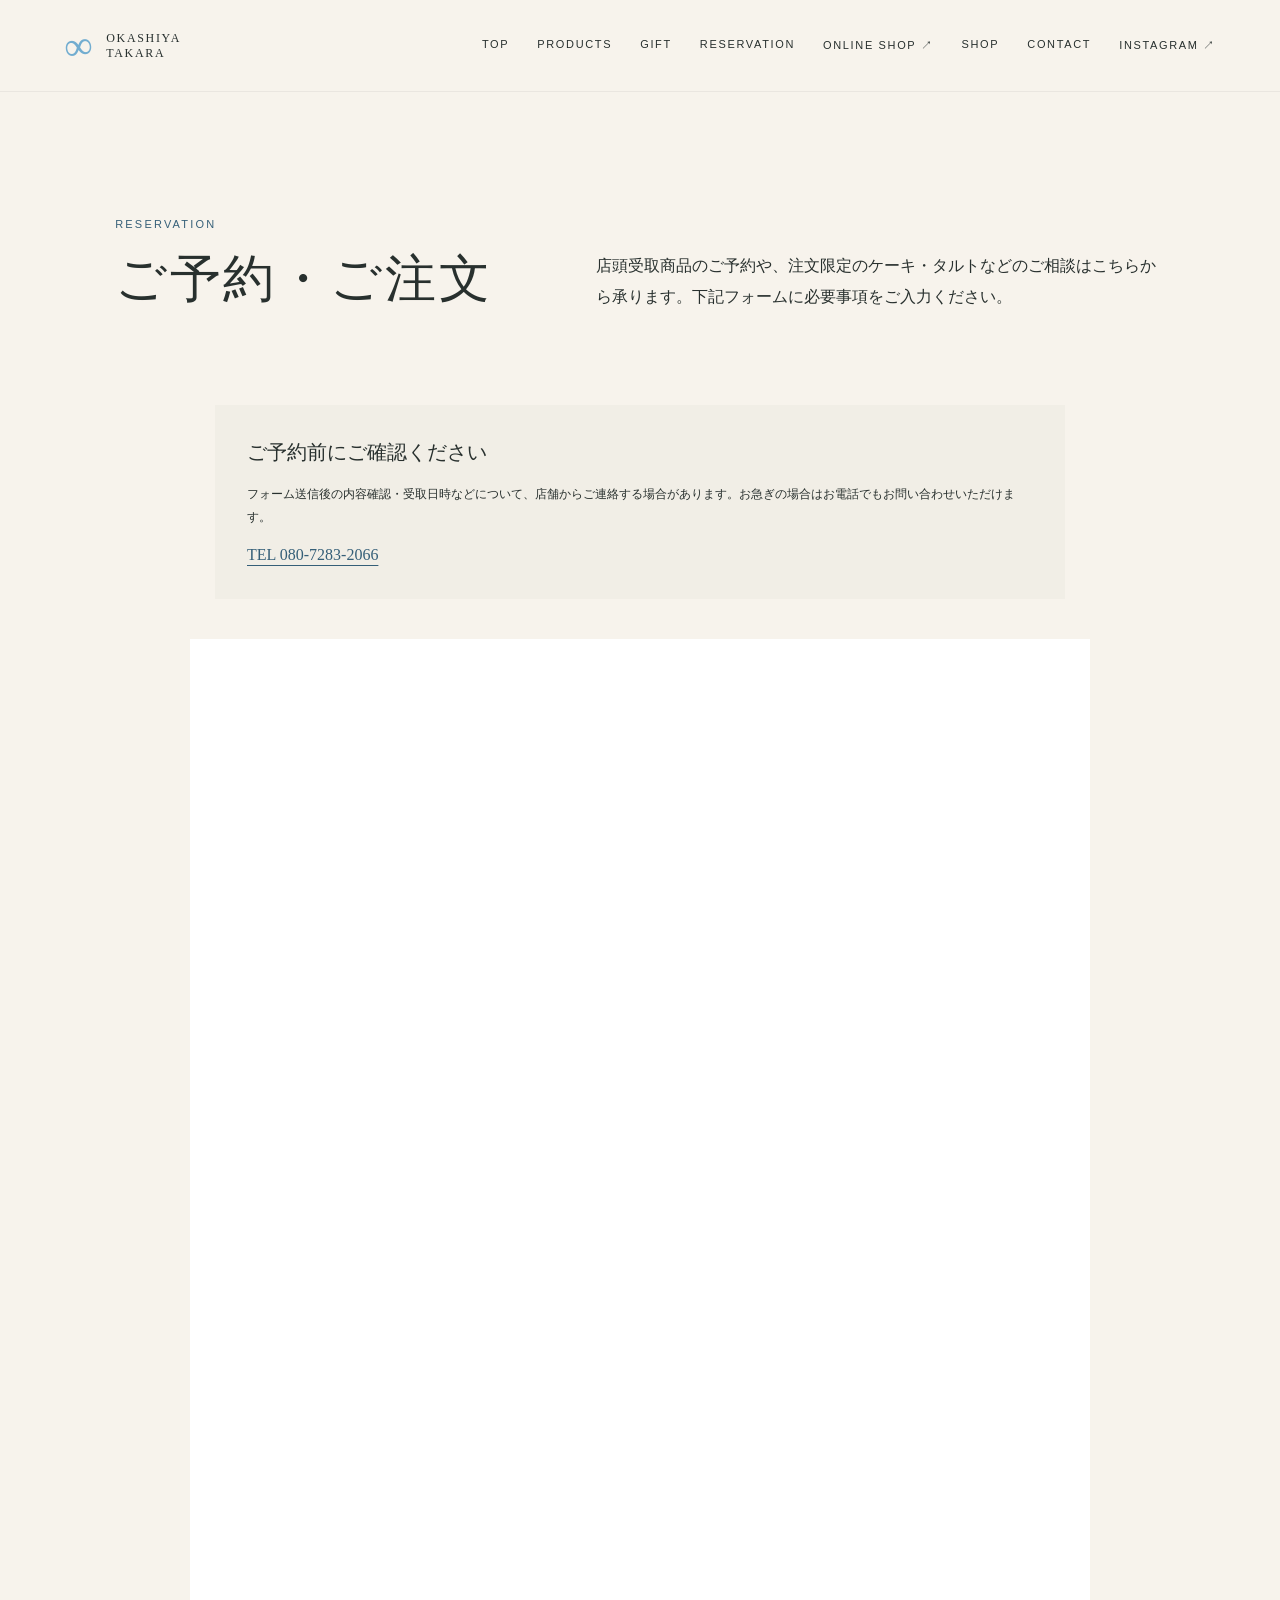
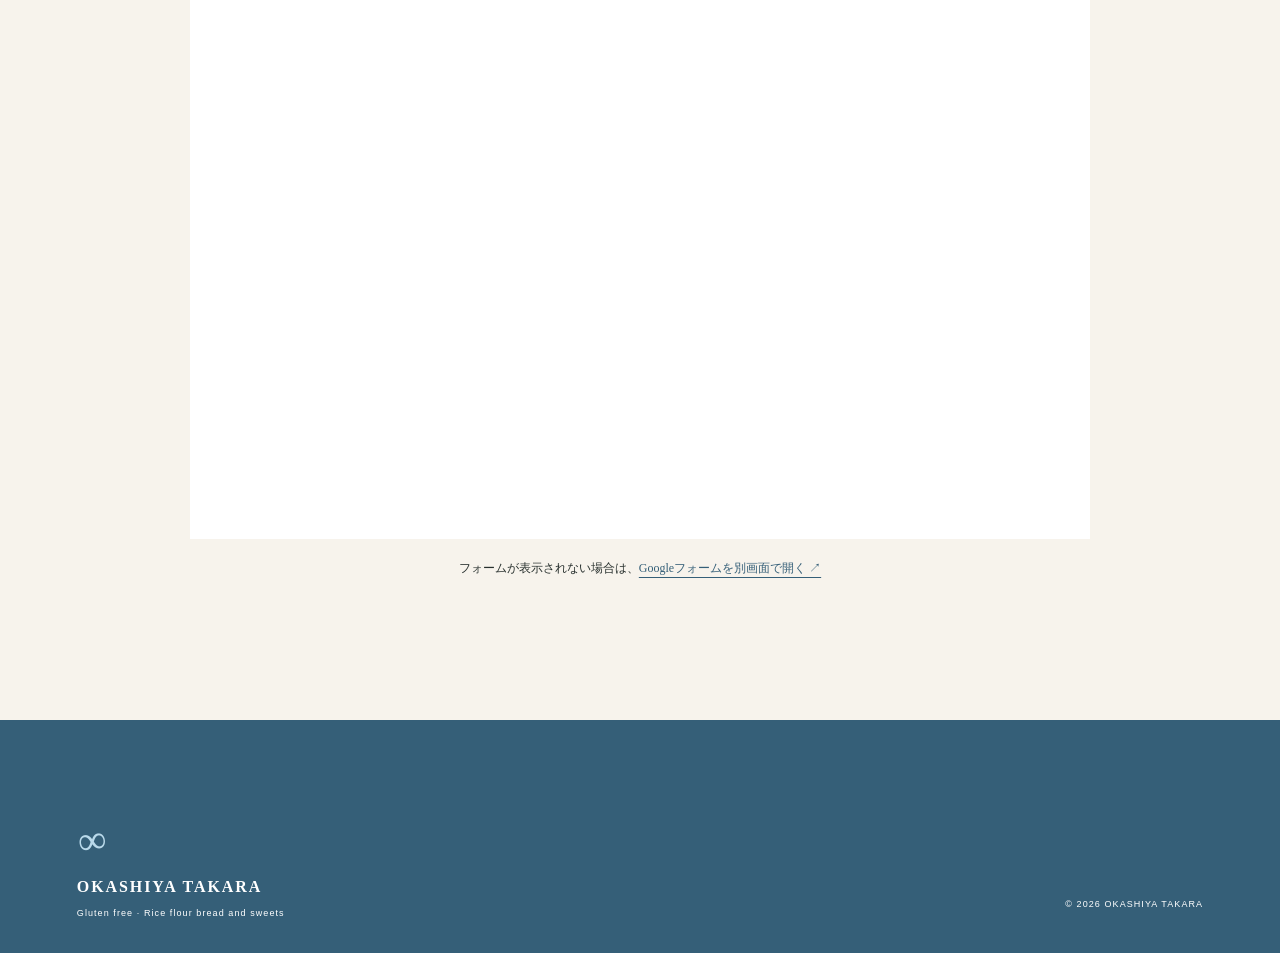
<file: takara_site/reservation.html>
<!doctype html><html lang='ja'><head><meta charset='utf-8'><meta name='viewport' content='width=device-width,initial-scale=1'><meta name='description' content='お菓子屋TAKARAのご予約・ご注文フォーム。注文限定のケーキ・タルトなどのご相談はこちらから。'><title>ご予約・ご注文｜お菓子屋TAKARA｜板橋区・東武練馬</title><meta name='robots' content='index,follow'><meta name='theme-color' content='#f4f0e8'><link rel='stylesheet' href='style.css'></head><body><header class='sub-header'><a class='brand' href='index.html'><span class='bow'>∞</span><span>OKASHIYA<br>TAKARA</span></a><button class='menu' aria-label='メニュー'>MENU</button><nav><a href='index.html'>TOP</a><a href='menu.html'>PRODUCTS</a><a href='gift.html'>GIFT</a><a href='reservation.html'>RESERVATION</a><a href='https://okashiyatkr.base.shop/' target='_blank' rel='noopener noreferrer'>ONLINE SHOP ↗</a><a href='shop.html'>SHOP</a><a href='contact.html'>CONTACT</a><a href='https://www.instagram.com/okashiya_takara/' target='_blank' rel='noopener noreferrer'>INSTAGRAM ↗</a></nav></header><main><section class='sub-hero'><div><p class='section-no'>RESERVATION</p><h1>ご予約・ご注文</h1></div><p>店頭受取商品のご予約や、注文限定のケーキ・タルトなどのご相談はこちらから承ります。下記フォームに必要事項をご入力ください。</p></section><section class='sub-main'><div class='reservation-note'><strong>ご予約前にご確認ください</strong><p>フォーム送信後の内容確認・受取日時などについて、店舗からご連絡する場合があります。お急ぎの場合はお電話でもお問い合わせいただけます。</p><a href='tel:08072832066'>TEL 080-7283-2066</a></div><div class='form-wrap'><iframe src='https://docs.google.com/forms/d/1gXwdGDQL_2V5287yDr7A2tIWdoxRf6Lb4bf9NewN31w/viewform?embedded=true' title='お菓子屋TAKARA ご予約フォーム' loading='lazy'>読み込んでいます…</iframe></div><p class='form-fallback'>フォームが表示されない場合は、<a href='https://docs.google.com/forms/d/1gXwdGDQL_2V5287yDr7A2tIWdoxRf6Lb4bf9NewN31w/viewform' target='_blank' rel='noopener noreferrer'>Googleフォームを別画面で開く ↗</a></p></section></main><footer><div class='footer-brand'><span class='bow'>∞</span><strong>OKASHIYA TAKARA</strong><span>Gluten free · Rice flour bread and sweets</span></div><p>© 2026 OKASHIYA TAKARA</p></footer><script src='script.js'></script></body></html>
</file>
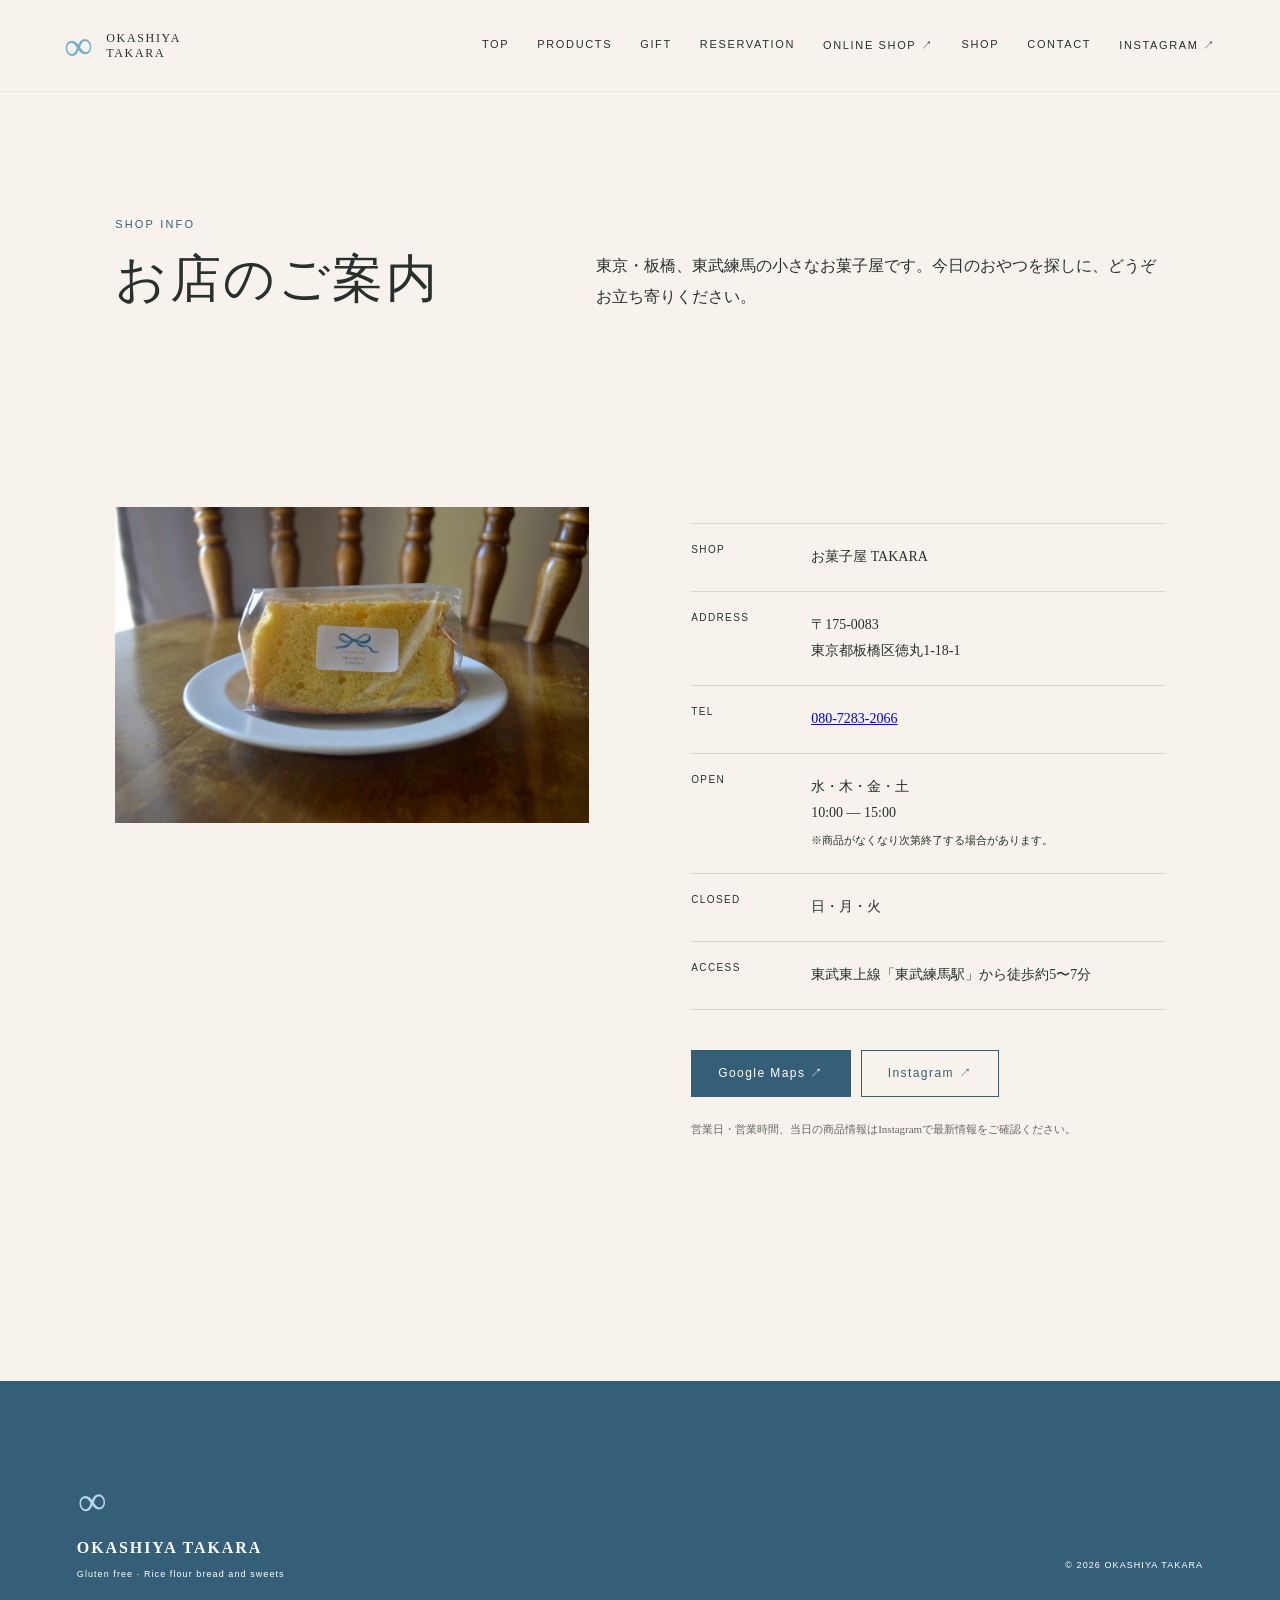
<file: takara_site/shop.html>
<!doctype html><html lang='ja'><head><meta charset='utf-8'><meta name='viewport' content='width=device-width,initial-scale=1'><meta name='description' content='お菓子屋TAKARAの店舗情報。東京都板橋区徳丸1-18-1、東武東上線・東武練馬駅から徒歩圏内。営業時間やアクセスをご案内します。'><title>店舗情報・アクセス｜お菓子屋TAKARA｜東京都板橋区徳丸</title><meta name='robots' content='index,follow'><meta name='theme-color' content='#f4f0e8'><meta property='og:type' content='website'><meta property='og:locale' content='ja_JP'><meta property='og:site_name' content='お菓子屋 TAKARA'><meta property='og:title' content='店舗情報・アクセス｜お菓子屋TAKARA｜東京都板橋区徳丸'><meta property='og:description' content='お菓子屋TAKARAの店舗情報。東京都板橋区徳丸1-18-1、東武東上線・東武練馬駅から徒歩圏内。営業時間やアクセスをご案内します。'><link rel='stylesheet' href='style.css'></head><body><header class='sub-header'><a class='brand' href='index.html'><span class='bow'>∞</span><span>OKASHIYA<br>TAKARA</span></a><button class='menu' aria-label='メニュー'>MENU</button><nav><a href='index.html'>TOP</a><a href='menu.html'>PRODUCTS</a><a href='gift.html'>GIFT</a><a href='reservation.html'>RESERVATION</a><a href='https://okashiyatkr.base.shop/' target='_blank' rel='noopener noreferrer'>ONLINE SHOP ↗</a><a href='shop.html'>SHOP</a><a href='contact.html'>CONTACT</a><a href='https://www.instagram.com/okashiya_takara/' target='_blank' rel='noopener noreferrer'>INSTAGRAM ↗</a></nav></header><main><section class='sub-hero'><div><p class='section-no'>SHOP INFO</p><h1>お店のご案内</h1></div><p>東京・板橋、東武練馬の小さなお菓子屋です。今日のおやつを探しに、どうぞお立ち寄りください。</p></section><section class='sub-main'><div class='two-col'><div><img src='assets/1000015849.jpg' alt='お菓子屋TAKARAの商品' style='width:100%'></div><div class='info'><dl><dt>SHOP</dt><dd>お菓子屋 TAKARA</dd><dt>ADDRESS</dt><dd>〒175-0083<br>東京都板橋区徳丸1-18-1</dd><dt>TEL</dt><dd><a href='tel:08072832066'>080-7283-2066</a></dd><dt>OPEN</dt><dd>水・木・金・土<br>10:00 — 15:00<br><small>※商品がなくなり次第終了する場合があります。</small></dd><dt>CLOSED</dt><dd>日・月・火</dd><dt>ACCESS</dt><dd>東武東上線「東武練馬駅」から徒歩約5〜7分</dd></dl><div class='actions'><a class='button' href='https://www.google.com/maps/place/%E3%81%8A%E8%8F%93%E5%AD%90%E5%B1%8BTAKARA/@35.7700293,139.6663004,17z' target='_blank' rel='noopener noreferrer'>Google Maps ↗</a><a class='button outline' href='https://www.instagram.com/okashiya_takara/' target='_blank' rel='noopener noreferrer'>Instagram ↗</a></div><p class='update'>営業日・営業時間、当日の商品情報はInstagramで最新情報をご確認ください。</p></div></div></section></main><footer><div class='footer-brand'><span class='bow'>∞</span><strong>OKASHIYA TAKARA</strong><span>Gluten free · Rice flour bread and sweets</span></div><p>© 2026 OKASHIYA TAKARA</p></footer><script src='script.js'></script></body></html>
</file>
<file: style.css>
:root{--blue:#72add0;--deep:#355f78;--cream:#f7f3ec;--ink:#28302e;--line:#d8d6cf}*{box-sizing:border-box}html{scroll-behavior:smooth}body{margin:0;background:var(--cream);color:var(--ink);font-family:"Yu Mincho","Hiragino Mincho ProN",serif;line-height:1.9}header{height:92px;padding:0 5vw;display:flex;align-items:center;justify-content:space-between;background:rgba(247,243,236,.95);position:sticky;top:0;z-index:10;border-bottom:1px solid rgba(0,0,0,.05)}.brand{display:flex;gap:12px;align-items:center;text-decoration:none;color:var(--ink);font-family:Georgia,serif;font-size:12px;letter-spacing:.14em;line-height:1.25}.bow{font-size:40px;color:var(--blue);font-family:Georgia,serif;transform:rotate(-8deg);display:inline-block}nav{display:flex;gap:28px}nav a,.menu{font:11px Arial,sans-serif;letter-spacing:.15em;color:var(--ink);text-decoration:none}.menu{display:none;background:none;border:0}.hero{min-height:calc(100vh - 92px);position:relative;display:grid;grid-template-columns:58% 42%;align-items:center}.hero>img{width:100%;height:calc(100vh - 92px);object-fit:cover}.hero-copy{padding:7vw}.eyebrow,.section-no{font:11px Arial,sans-serif;letter-spacing:.2em;color:var(--deep)}h1,h2{font-weight:400;line-height:1.5;letter-spacing:.05em}h1{font-size:clamp(32px,4vw,62px);margin:22px 0 28px}h2{font-size:clamp(28px,3.3vw,48px);margin:18px 0}.hero-copy p{font-size:15px}.button{display:inline-block;margin-top:24px;padding:14px 26px;background:var(--deep);color:white;text-decoration:none;font:12px Arial,sans-serif;letter-spacing:.12em;border:1px solid var(--deep);transition:.2s}.button:hover{opacity:.8}.button.outline{background:transparent;color:var(--deep)}.scroll{position:absolute;right:3vw;bottom:24px;font:9px Arial;letter-spacing:.2em;writing-mode:vertical-rl}.concept,.shop{padding:11vw 9vw;display:grid;grid-template-columns:1fr 1fr;gap:10vw}.copy{padding-top:55px;font-size:15px}.note{font-size:11px;color:#6b6b66;margin-top:32px}.feature{padding:0 9vw 10vw}.feature img{width:100%;height:68vh;object-fit:cover}.products{padding:0 9vw 12vw}.heading-row{display:flex;justify-content:space-between;align-items:end;margin-bottom:60px}.heading-row>p{font-size:13px}.grid{display:grid;grid-template-columns:repeat(4,1fr);gap:24px}.grid img{width:100%;aspect-ratio:4/5;object-fit:cover}.grid article:nth-child(even){margin-top:60px}.grid h3{font-weight:400;font-size:19px;margin:18px 0 5px}.grid p{font-size:12px;line-height:1.8;margin:0}.text-link{display:inline-block;margin-top:50px;color:var(--deep);font:11px Arial;letter-spacing:.14em;text-underline-offset:7px}.gift{display:grid;grid-template-columns:1.15fr .85fr;background:#dcebf2}.gift-img img{width:100%;height:720px;object-fit:cover}.gift-copy{padding:10vw 8vw;align-self:center}.gift-copy p{font-size:14px}.gallery{display:grid;grid-template-columns:repeat(3,1fr);gap:0}.gallery img{width:100%;aspect-ratio:1/1;object-fit:cover}.shop{background:#f1eee6}.shop .lead{margin-top:35px}.info dl{display:grid;grid-template-columns:120px 1fr;border-top:1px solid var(--line)}.info dt,.info dd{padding:20px 0;border-bottom:1px solid var(--line);margin:0}.info dt{font:10px Arial;letter-spacing:.14em}.info dd{font-size:14px}.info small,.update{font-size:11px}.actions{display:flex;gap:10px;flex-wrap:wrap}.update{margin-top:22px;color:#666}footer{padding:70px 6vw 35px;background:var(--deep);color:white;display:flex;justify-content:space-between;align-items:end}.footer-brand{display:flex;flex-direction:column;gap:6px;letter-spacing:.12em}.footer-brand .bow{color:#b9d9ea}.footer-brand span:last-child,footer p{font:9px Arial;letter-spacing:.12em}@media(max-width:800px){header{height:72px}.menu{display:block}nav{display:none;position:absolute;top:72px;left:0;right:0;background:var(--cream);padding:25px 5vw;flex-direction:column;border-bottom:1px solid var(--line)}nav.open{display:flex}.hero{display:block}.hero>img{height:62vh}.hero-copy{padding:12vw 8vw 16vw}.scroll{display:none}.concept,.shop{grid-template-columns:1fr;padding:20vw 8vw;gap:2vw}.copy{padding-top:10px}.feature{padding:0 0 18vw}.feature img{height:55vh}.products{padding:0 8vw 20vw}.heading-row{display:block}.grid{grid-template-columns:1fr 1fr;gap:14px}.grid article:nth-child(even){margin-top:40px}.gift{grid-template-columns:1fr}.gift-img img{height:55vh}.gift-copy{padding:16vw 8vw}.gallery{grid-template-columns:1fr 1fr}.gallery img:last-child{grid-column:1/3;aspect-ratio:2/1}.info dl{grid-template-columns:90px 1fr}footer{display:block}.footer-brand{margin-bottom:50px}}

/* sub pages */
.sub-header{position:sticky}.sub-hero{padding:9vw 9vw 6vw;display:grid;grid-template-columns:.8fr 1.2fr;gap:8vw;align-items:end}.sub-hero h1{margin:10px 0}.sub-hero p{max-width:620px}.sub-main{padding:0 9vw 10vw}.menu-list{display:grid;grid-template-columns:repeat(2,1fr);gap:70px 30px}.menu-card img{width:100%;aspect-ratio:4/3;object-fit:cover}.menu-card h2{font-size:28px;margin:18px 0 8px}.menu-card p{font-size:13px}.page-note{margin:60px 0;padding:30px 0;border-top:1px solid var(--line);border-bottom:1px solid var(--line);font-size:12px}.wide-photo{width:100%;height:65vh;object-fit:cover}.two-col{display:grid;grid-template-columns:1fr 1fr;gap:8vw;align-items:start;margin:8vw 0}.simple-list{border-top:1px solid var(--line)}.simple-list div{padding:22px 0;border-bottom:1px solid var(--line)}.simple-list strong{display:block;font-weight:400;font-size:18px}.simple-list span{font-size:12px}.contact-box{max-width:760px;margin:0 auto 8vw;text-align:center;padding:7vw;background:#f1eee6}.contact-box h2{margin-top:0}.subnav{display:flex;gap:22px;flex-wrap:wrap;margin-top:28px}.subnav a{font:11px Arial;letter-spacing:.12em;color:var(--deep);text-underline-offset:6px}@media(max-width:800px){.sub-hero,.two-col{grid-template-columns:1fr;padding-left:8vw;padding-right:8vw}.sub-main{padding-left:8vw;padding-right:8vw}.menu-list{grid-template-columns:1fr}.wide-photo{height:48vh}.contact-box{padding:14vw 7vw}}
/* v8 online shop + reservation */
.online-reserve{padding:10vw 9vw;display:grid;grid-template-columns:1fr 1fr;gap:8vw;background:#fff}.online-reserve>div{padding:4vw;border-top:1px solid var(--line)}.online-reserve p{font-size:13px}.reservation-note{max-width:850px;margin:0 auto 40px;padding:28px 32px;background:#f1eee6}.reservation-note strong{font-weight:400;font-size:20px}.reservation-note p{font-size:12px}.reservation-note a,.form-fallback a,.card-link{color:var(--deep);text-underline-offset:5px}.form-wrap{max-width:900px;margin:0 auto;background:white}.form-wrap iframe{width:100%;height:1500px;border:0;display:block}.form-fallback{text-align:center;font-size:12px;margin-top:18px}.card-link{display:inline-block;margin-top:8px;font:11px Arial;letter-spacing:.1em}@media(max-width:800px){.online-reserve{grid-template-columns:1fr;padding:16vw 8vw;gap:8vw}.online-reserve>div{padding:8vw 0}.form-wrap iframe{height:1700px}.reservation-note{padding:24px 20px}}

/* TAKARA ribbon logo - original uploaded artwork, blended with cream header */
.bow{font-size:0;width:118px;height:62px;transform:none;flex:0 0 auto;background-image:linear-gradient(rgba(247,243,236,.96),rgba(247,243,236,.96)),url('takara-ribbon.jpg');background-blend-mode:multiply;background-position:center;background-size:cover;background-repeat:no-repeat}.brand{gap:18px}.footer-brand .bow{width:118px;height:62px;background-image:url('takara-ribbon.jpg');background-size:cover;background-position:center;filter:none;opacity:1}@media(max-width:800px){.bow{width:82px;height:44px}.brand{gap:10px;font-size:10px}}
</file>
<file: takara_site/style.css>
:root{--blue:#72add0;--deep:#355f78;--cream:#f7f3ec;--ink:#28302e;--line:#d8d6cf}*{box-sizing:border-box}html{scroll-behavior:smooth}body{margin:0;background:var(--cream);color:var(--ink);font-family:"Yu Mincho","Hiragino Mincho ProN",serif;line-height:1.9}header{height:92px;padding:0 5vw;display:flex;align-items:center;justify-content:space-between;background:rgba(247,243,236,.95);position:sticky;top:0;z-index:10;border-bottom:1px solid rgba(0,0,0,.05)}.brand{display:flex;gap:12px;align-items:center;text-decoration:none;color:var(--ink);font-family:Georgia,serif;font-size:12px;letter-spacing:.14em;line-height:1.25}.bow{font-size:40px;color:var(--blue);font-family:Georgia,serif;transform:rotate(-8deg);display:inline-block}nav{display:flex;gap:28px}nav a,.menu{font:11px Arial,sans-serif;letter-spacing:.15em;color:var(--ink);text-decoration:none}.menu{display:none;background:none;border:0}.hero{min-height:calc(100vh - 92px);position:relative;display:grid;grid-template-columns:58% 42%;align-items:center}.hero>img{width:100%;height:calc(100vh - 92px);object-fit:cover}.hero-copy{padding:7vw}.eyebrow,.section-no{font:11px Arial,sans-serif;letter-spacing:.2em;color:var(--deep)}h1,h2{font-weight:400;line-height:1.5;letter-spacing:.05em}h1{font-size:clamp(32px,4vw,62px);margin:22px 0 28px}h2{font-size:clamp(28px,3.3vw,48px);margin:18px 0}.hero-copy p{font-size:15px}.button{display:inline-block;margin-top:24px;padding:14px 26px;background:var(--deep);color:white;text-decoration:none;font:12px Arial,sans-serif;letter-spacing:.12em;border:1px solid var(--deep);transition:.2s}.button:hover{opacity:.8}.button.outline{background:transparent;color:var(--deep)}.scroll{position:absolute;right:3vw;bottom:24px;font:9px Arial;letter-spacing:.2em;writing-mode:vertical-rl}.concept,.shop{padding:11vw 9vw;display:grid;grid-template-columns:1fr 1fr;gap:10vw}.copy{padding-top:55px;font-size:15px}.note{font-size:11px;color:#6b6b66;margin-top:32px}.feature{padding:0 9vw 10vw}.feature img{width:100%;height:68vh;object-fit:cover}.products{padding:0 9vw 12vw}.heading-row{display:flex;justify-content:space-between;align-items:end;margin-bottom:60px}.heading-row>p{font-size:13px}.grid{display:grid;grid-template-columns:repeat(4,1fr);gap:24px}.grid img{width:100%;aspect-ratio:4/5;object-fit:cover}.grid article:nth-child(even){margin-top:60px}.grid h3{font-weight:400;font-size:19px;margin:18px 0 5px}.grid p{font-size:12px;line-height:1.8;margin:0}.text-link{display:inline-block;margin-top:50px;color:var(--deep);font:11px Arial;letter-spacing:.14em;text-underline-offset:7px}.gift{display:grid;grid-template-columns:1.15fr .85fr;background:#dcebf2}.gift-img img{width:100%;height:720px;object-fit:cover}.gift-copy{padding:10vw 8vw;align-self:center}.gift-copy p{font-size:14px}.gallery{display:grid;grid-template-columns:repeat(3,1fr);gap:0}.gallery img{width:100%;aspect-ratio:1/1;object-fit:cover}.shop{background:#f1eee6}.shop .lead{margin-top:35px}.info dl{display:grid;grid-template-columns:120px 1fr;border-top:1px solid var(--line)}.info dt,.info dd{padding:20px 0;border-bottom:1px solid var(--line);margin:0}.info dt{font:10px Arial;letter-spacing:.14em}.info dd{font-size:14px}.info small,.update{font-size:11px}.actions{display:flex;gap:10px;flex-wrap:wrap}.update{margin-top:22px;color:#666}footer{padding:70px 6vw 35px;background:var(--deep);color:white;display:flex;justify-content:space-between;align-items:end}.footer-brand{display:flex;flex-direction:column;gap:6px;letter-spacing:.12em}.footer-brand .bow{color:#b9d9ea}.footer-brand span:last-child,footer p{font:9px Arial;letter-spacing:.12em}@media(max-width:800px){header{height:72px}.menu{display:block}nav{display:none;position:absolute;top:72px;left:0;right:0;background:var(--cream);padding:25px 5vw;flex-direction:column;border-bottom:1px solid var(--line)}nav.open{display:flex}.hero{display:block}.hero>img{height:62vh}.hero-copy{padding:12vw 8vw 16vw}.scroll{display:none}.concept,.shop{grid-template-columns:1fr;padding:20vw 8vw;gap:2vw}.copy{padding-top:10px}.feature{padding:0 0 18vw}.feature img{height:55vh}.products{padding:0 8vw 20vw}.heading-row{display:block}.grid{grid-template-columns:1fr 1fr;gap:14px}.grid article:nth-child(even){margin-top:40px}.gift{grid-template-columns:1fr}.gift-img img{height:55vh}.gift-copy{padding:16vw 8vw}.gallery{grid-template-columns:1fr 1fr}.gallery img:last-child{grid-column:1/3;aspect-ratio:2/1}.info dl{grid-template-columns:90px 1fr}footer{display:block}.footer-brand{margin-bottom:50px}}

/* sub pages */
.sub-header{position:sticky}.sub-hero{padding:9vw 9vw 6vw;display:grid;grid-template-columns:.8fr 1.2fr;gap:8vw;align-items:end}.sub-hero h1{margin:10px 0}.sub-hero p{max-width:620px}.sub-main{padding:0 9vw 10vw}.menu-list{display:grid;grid-template-columns:repeat(2,1fr);gap:70px 30px}.menu-card img{width:100%;aspect-ratio:4/3;object-fit:cover}.menu-card h2{font-size:28px;margin:18px 0 8px}.menu-card p{font-size:13px}.page-note{margin:60px 0;padding:30px 0;border-top:1px solid var(--line);border-bottom:1px solid var(--line);font-size:12px}.wide-photo{width:100%;height:65vh;object-fit:cover}.two-col{display:grid;grid-template-columns:1fr 1fr;gap:8vw;align-items:start;margin:8vw 0}.simple-list{border-top:1px solid var(--line)}.simple-list div{padding:22px 0;border-bottom:1px solid var(--line)}.simple-list strong{display:block;font-weight:400;font-size:18px}.simple-list span{font-size:12px}.contact-box{max-width:760px;margin:0 auto 8vw;text-align:center;padding:7vw;background:#f1eee6}.contact-box h2{margin-top:0}.subnav{display:flex;gap:22px;flex-wrap:wrap;margin-top:28px}.subnav a{font:11px Arial;letter-spacing:.12em;color:var(--deep);text-underline-offset:6px}@media(max-width:800px){.sub-hero,.two-col{grid-template-columns:1fr;padding-left:8vw;padding-right:8vw}.sub-main{padding-left:8vw;padding-right:8vw}.menu-list{grid-template-columns:1fr}.wide-photo{height:48vh}.contact-box{padding:14vw 7vw}}
/* v8 online shop + reservation */
.online-reserve{padding:10vw 9vw;display:grid;grid-template-columns:1fr 1fr;gap:8vw;background:#fff}.online-reserve>div{padding:4vw;border-top:1px solid var(--line)}.online-reserve p{font-size:13px}.reservation-note{max-width:850px;margin:0 auto 40px;padding:28px 32px;background:#f1eee6}.reservation-note strong{font-weight:400;font-size:20px}.reservation-note p{font-size:12px}.reservation-note a,.form-fallback a,.card-link{color:var(--deep);text-underline-offset:5px}.form-wrap{max-width:900px;margin:0 auto;background:white}.form-wrap iframe{width:100%;height:1500px;border:0;display:block}.form-fallback{text-align:center;font-size:12px;margin-top:18px}.card-link{display:inline-block;margin-top:8px;font:11px Arial;letter-spacing:.1em}@media(max-width:800px){.online-reserve{grid-template-columns:1fr;padding:16vw 8vw;gap:8vw}.online-reserve>div{padding:8vw 0}.form-wrap iframe{height:1700px}.reservation-note{padding:24px 20px}}
</file>
